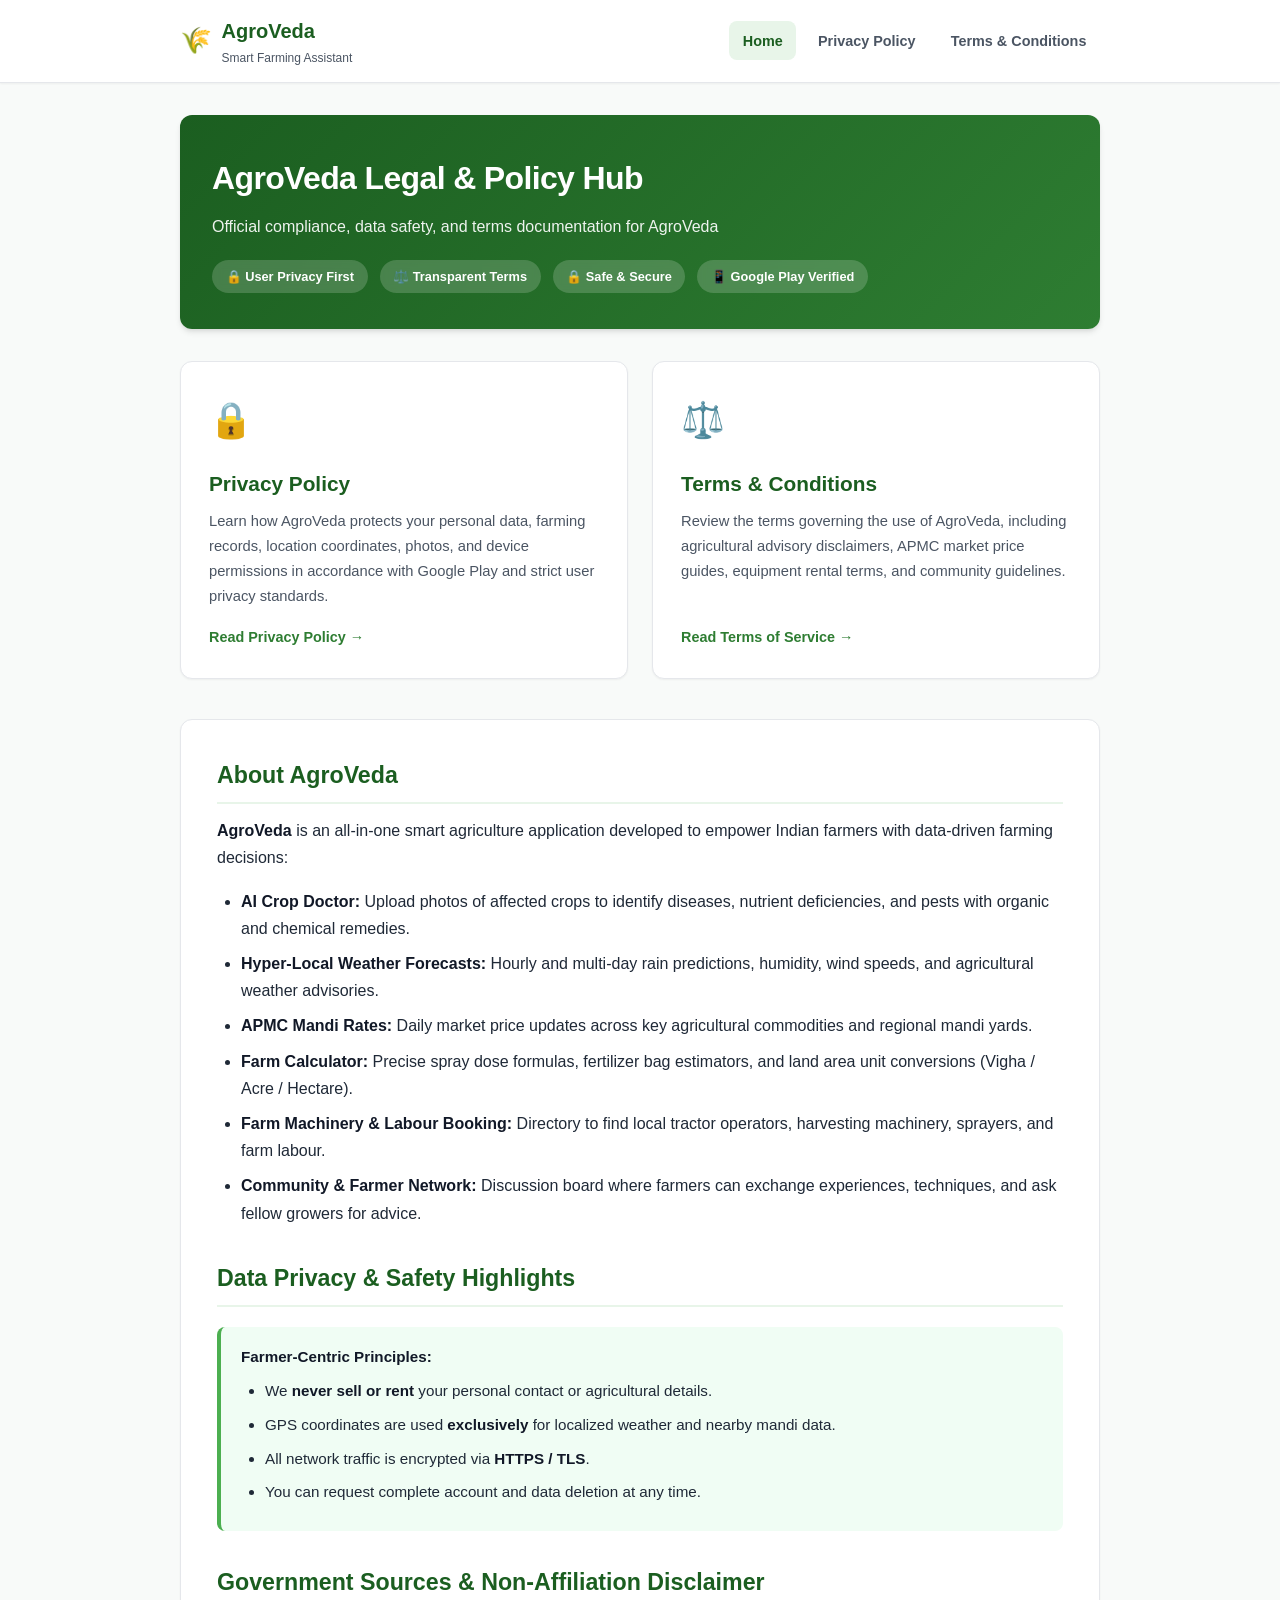
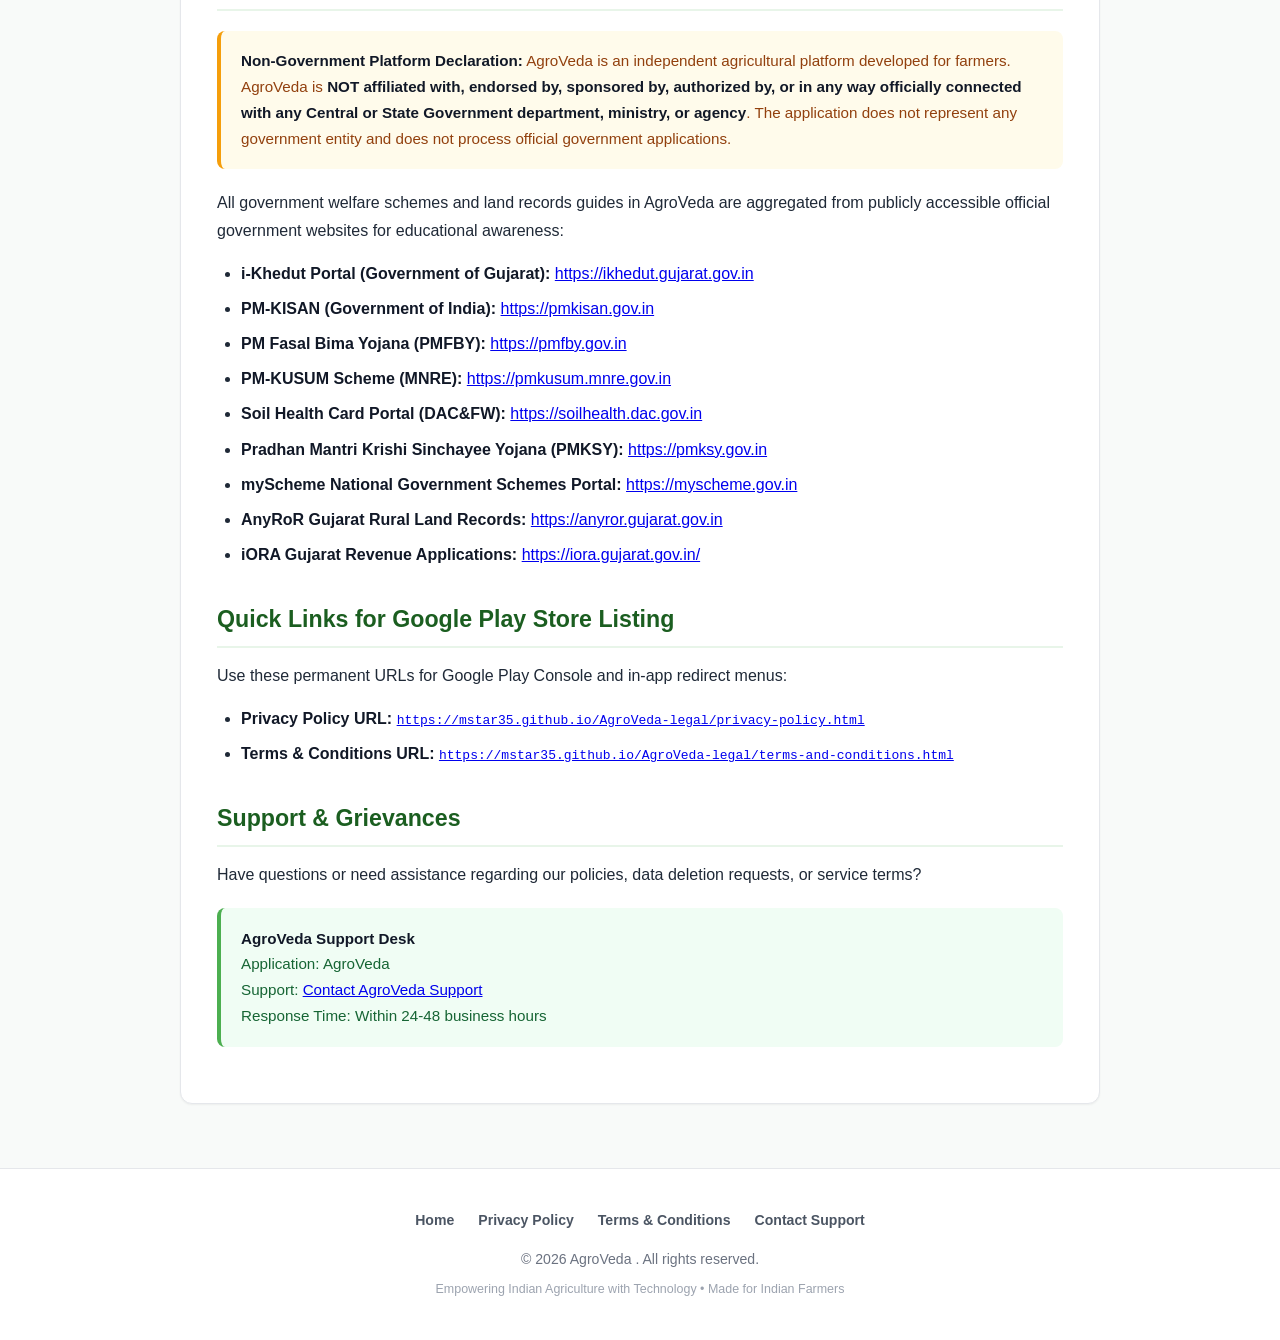
<file: index.html>
<!DOCTYPE html>
<html lang="en">
<head>
  <meta charset="UTF-8">
  <meta name="viewport" content="width=device-width, initial-scale=1.0">
  <title>AgroVeda - Legal & Policy Hub</title>
  <meta name="description" content="Official Legal and Policy Portal for AgroVeda (AgroVeda). Access Privacy Policy, Terms & Conditions, and User Data Rights.">
  <link rel="stylesheet" href="style.css">
  <link rel="icon" href="data:image/svg+xml,<svg xmlns=%22http://www.w3.org/2000/svg%22 viewBox=%220 0 100 100%22><text y=%22.9em%22 font-size=%2290%22>🌾</text></svg>">
</head>
<body>

  <!-- Site Header -->
  <header class="site-header">
    <div class="nav-container">
      <a href="index.html" class="brand">
        <span class="brand-icon">🌾</span>
        <div>
          <span>AgroVeda</span>
          <span class="brand-sub">Smart Farming Assistant</span>
        </div>
      </a>
      <nav class="nav-links">
        <a href="index.html" class="nav-link active">Home</a>
        <a href="privacy-policy.html" class="nav-link">Privacy Policy</a>
        <a href="terms-and-conditions.html" class="nav-link">Terms & Conditions</a>
      </nav>
    </div>
  </header>

  <!-- Main Content -->
  <main class="content-wrapper">

    <!-- Hero Card -->
    <section class="hero-card">
      <h1>AgroVeda Legal & Policy Hub</h1>
      <p class="hero-subtitle">Official compliance, data safety, and terms documentation for AgroVeda</p>
      <div class="badge-row">
        <span class="badge">🔒 User Privacy First</span>
        <span class="badge">⚖️ Transparent Terms</span>
        <span class="badge">🔒 Safe & Secure</span>
        <span class="badge">📱 Google Play Verified</span>
      </div>
    </section>

    <!-- Action Grid -->
    <section class="action-grid">
      
      <!-- Privacy Policy Card -->
      <a href="privacy-policy.html" class="action-card">
        <div class="action-icon">🔒</div>
        <h3>Privacy Policy</h3>
        <p>Learn how AgroVeda protects your personal data, farming records, location coordinates, photos, and device permissions in accordance with Google Play and strict user privacy standards.</p>
        <span class="action-link-text">Read Privacy Policy &rarr;</span>
      </a>

      <!-- Terms & Conditions Card -->
      <a href="terms-and-conditions.html" class="action-card">
        <div class="action-icon">⚖️</div>
        <h3>Terms & Conditions</h3>
        <p>Review the terms governing the use of AgroVeda, including agricultural advisory disclaimers, APMC market price guides, equipment rental terms, and community guidelines.</p>
        <span class="action-link-text">Read Terms of Service &rarr;</span>
      </a>

    </section>

    <!-- Overview Card -->
    <article class="policy-card">
      <h2>About AgroVeda </h2>
      <p>
        <strong>AgroVeda</strong> is an all-in-one smart agriculture application developed to empower Indian farmers with data-driven farming decisions:
      </p>
      <ul>
        <li><strong>AI Crop Doctor:</strong> Upload photos of affected crops to identify diseases, nutrient deficiencies, and pests with organic and chemical remedies.</li>
        <li><strong>Hyper-Local Weather Forecasts:</strong> Hourly and multi-day rain predictions, humidity, wind speeds, and agricultural weather advisories.</li>
        <li><strong>APMC Mandi Rates:</strong> Daily market price updates across key agricultural commodities and regional mandi yards.</li>
        <li><strong>Farm Calculator:</strong> Precise spray dose formulas, fertilizer bag estimators, and land area unit conversions (Vigha / Acre / Hectare).</li>
        <li><strong>Farm Machinery & Labour Booking:</strong> Directory to find local tractor operators, harvesting machinery, sprayers, and farm labour.</li>
        <li><strong>Community & Farmer Network:</strong> Discussion board where farmers can exchange experiences, techniques, and ask fellow growers for advice.</li>
      </ul>

      <h2>Data Privacy & Safety Highlights</h2>
      <div class="callout callout-info">
        <strong>Farmer-Centric Principles:</strong>
        <ul style="margin-top: 0.5rem; margin-bottom: 0;">
          <li>We <strong>never sell or rent</strong> your personal contact or agricultural details.</li>
          <li>GPS coordinates are used <strong>exclusively</strong> for localized weather and nearby mandi data.</li>
          <li>All network traffic is encrypted via <strong>HTTPS / TLS</strong>.</li>
          <li>You can request complete account and data deletion at any time.</li>
        </ul>
      </div>

      <h2>Government Sources & Non-Affiliation Disclaimer</h2>
      <div class="callout callout-warning">
        <strong>Non-Government Platform Declaration:</strong> AgroVeda is an independent agricultural platform developed for farmers. AgroVeda is <strong>NOT affiliated with, endorsed by, sponsored by, authorized by, or in any way officially connected with any Central or State Government department, ministry, or agency</strong>. The application does not represent any government entity and does not process official government applications.
      </div>
      <p>All government welfare schemes and land records guides in AgroVeda are aggregated from publicly accessible official government websites for educational awareness:</p>
      <ul>
        <li><strong>i-Khedut Portal (Government of Gujarat):</strong> <a href="https://ikhedut.gujarat.gov.in" target="_blank" rel="noopener">https://ikhedut.gujarat.gov.in</a></li>
        <li><strong>PM-KISAN (Government of India):</strong> <a href="https://pmkisan.gov.in" target="_blank" rel="noopener">https://pmkisan.gov.in</a></li>
        <li><strong>PM Fasal Bima Yojana (PMFBY):</strong> <a href="https://pmfby.gov.in" target="_blank" rel="noopener">https://pmfby.gov.in</a></li>
        <li><strong>PM-KUSUM Scheme (MNRE):</strong> <a href="https://pmkusum.mnre.gov.in" target="_blank" rel="noopener">https://pmkusum.mnre.gov.in</a></li>
        <li><strong>Soil Health Card Portal (DAC&FW):</strong> <a href="https://soilhealth.dac.gov.in" target="_blank" rel="noopener">https://soilhealth.dac.gov.in</a></li>
        <li><strong>Pradhan Mantri Krishi Sinchayee Yojana (PMKSY):</strong> <a href="https://pmksy.gov.in" target="_blank" rel="noopener">https://pmksy.gov.in</a></li>
        <li><strong>myScheme National Government Schemes Portal:</strong> <a href="https://myscheme.gov.in" target="_blank" rel="noopener">https://myscheme.gov.in</a></li>
        <li><strong>AnyRoR Gujarat Rural Land Records:</strong> <a href="https://anyror.gujarat.gov.in/LandRecordRural.aspx" target="_blank" rel="noopener">https://anyror.gujarat.gov.in</a></li>
        <li><strong>iORA Gujarat Revenue Applications:</strong> <a href="https://iora.gujarat.gov.in/" target="_blank" rel="noopener">https://iora.gujarat.gov.in/</a></li>
      </ul>

      <h2>Quick Links for Google Play Store Listing</h2>
      <p>Use these permanent URLs for Google Play Console and in-app redirect menus:</p>
      <ul>
        <li><strong>Privacy Policy URL:</strong> <a href="privacy-policy.html"><code>https://mstar35.github.io/AgroVeda-legal/privacy-policy.html</code></a></li>
        <li><strong>Terms & Conditions URL:</strong> <a href="terms-and-conditions.html"><code>https://mstar35.github.io/AgroVeda-legal/terms-and-conditions.html</code></a></li>
      </ul>

      <h2>Support & Grievances</h2>
      <p>
        Have questions or need assistance regarding our policies, data deletion requests, or service terms?
      </p>
      <div class="callout callout-info">
        <strong>AgroVeda Support Desk</strong><br>
        Application: AgroVeda<br>
        Support: <a href="mailto:lbyello35@gmail.com">Contact AgroVeda Support</a><br>
        Response Time: Within 24-48 business hours
      </div>

    </article>

  </main>

  <!-- Site Footer -->
  <footer class="site-footer">
    <div class="footer-nav">
      <a href="index.html">Home</a>
      <a href="privacy-policy.html">Privacy Policy</a>
      <a href="terms-and-conditions.html">Terms & Conditions</a>
      <a href="mailto:lbyello35@gmail.com">Contact Support</a>
    </div>
    <p>&copy; 2026 AgroVeda . All rights reserved.</p>
    <p style="font-size: 0.78rem; margin-top: 0.4rem; color: #9ca3af;">Empowering Indian Agriculture with Technology &bull; Made for Indian Farmers</p>
  </footer>

  <!-- Back to Top Button -->
  <button id="back-to-top" aria-label="Back to top" onclick="window.scrollTo({top: 0, behavior: 'smooth'});">↑</button>

  <script>
    const btn = document.getElementById('back-to-top');
    window.addEventListener('scroll', () => {
      if (window.scrollY > 300) {
        btn.style.display = 'flex';
      } else {
        btn.style.display = 'none';
      }
    });
  </script>

</body>
</html>
</file>
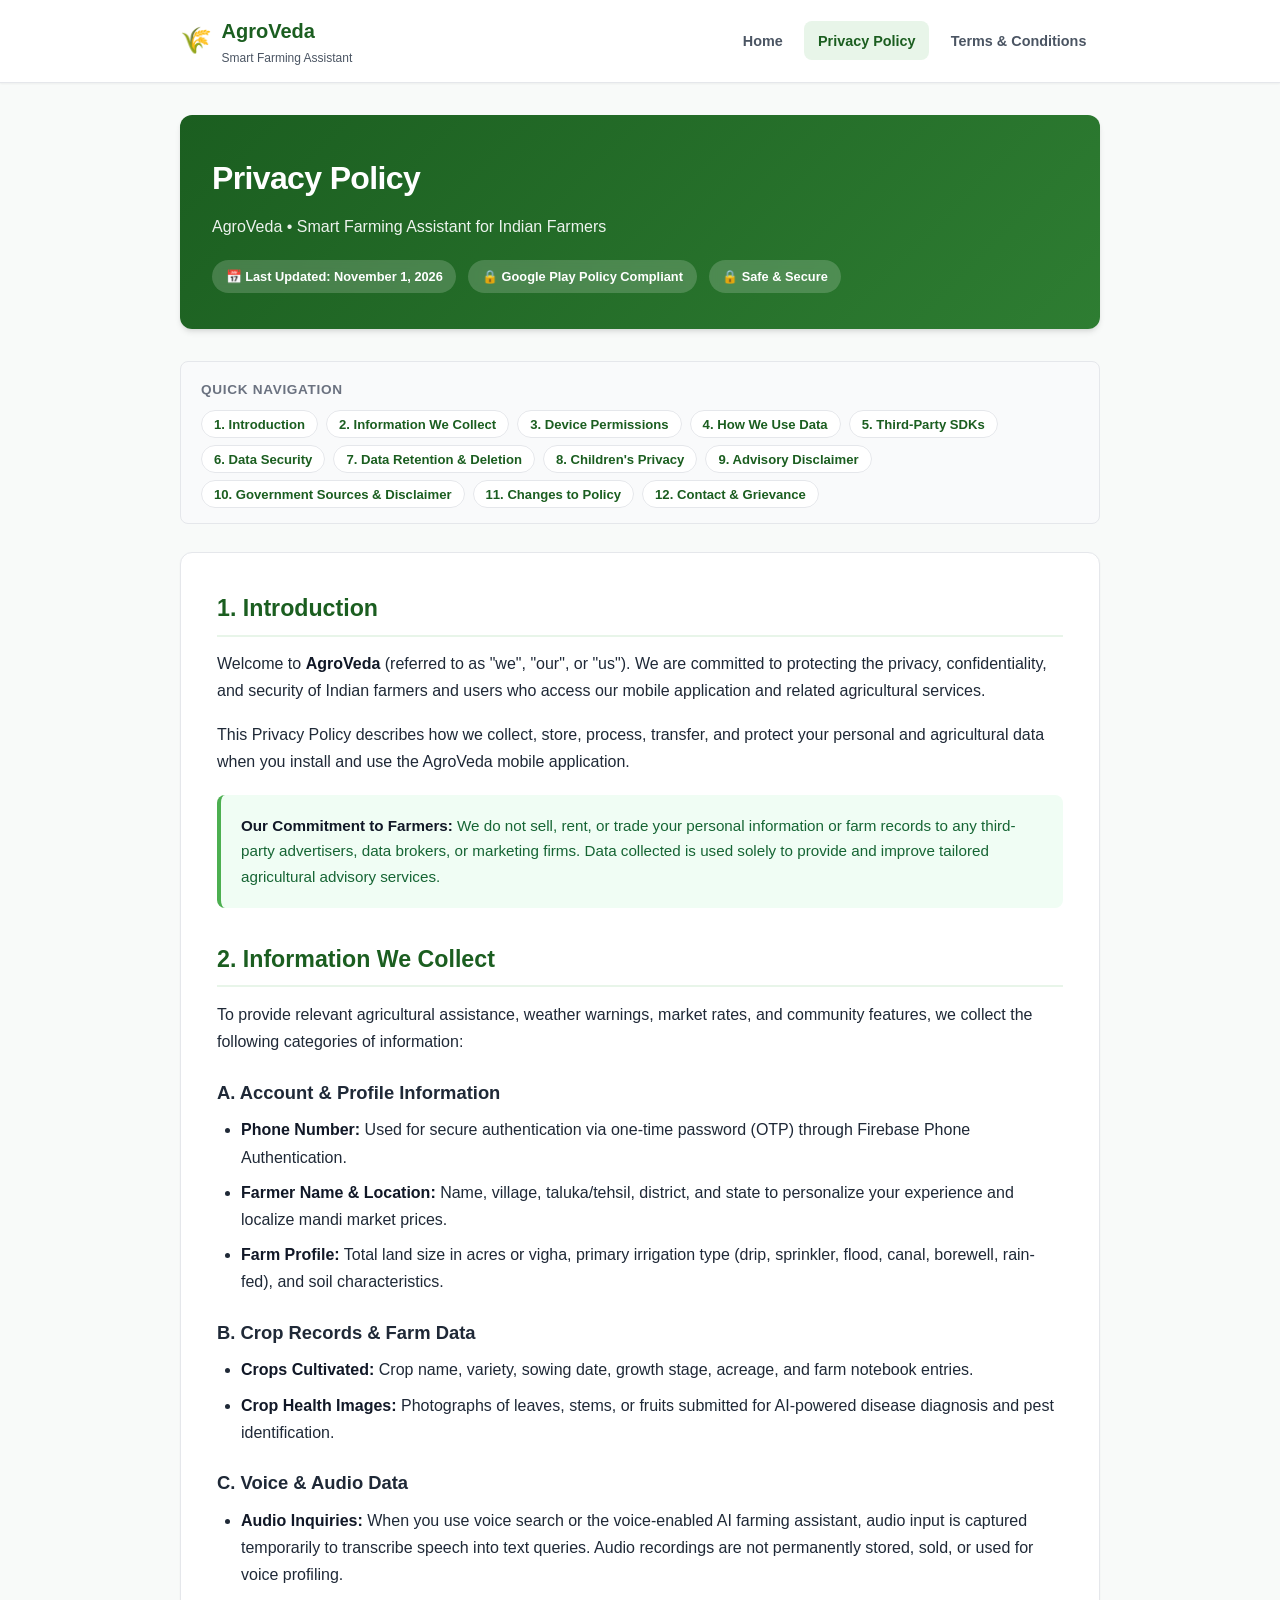
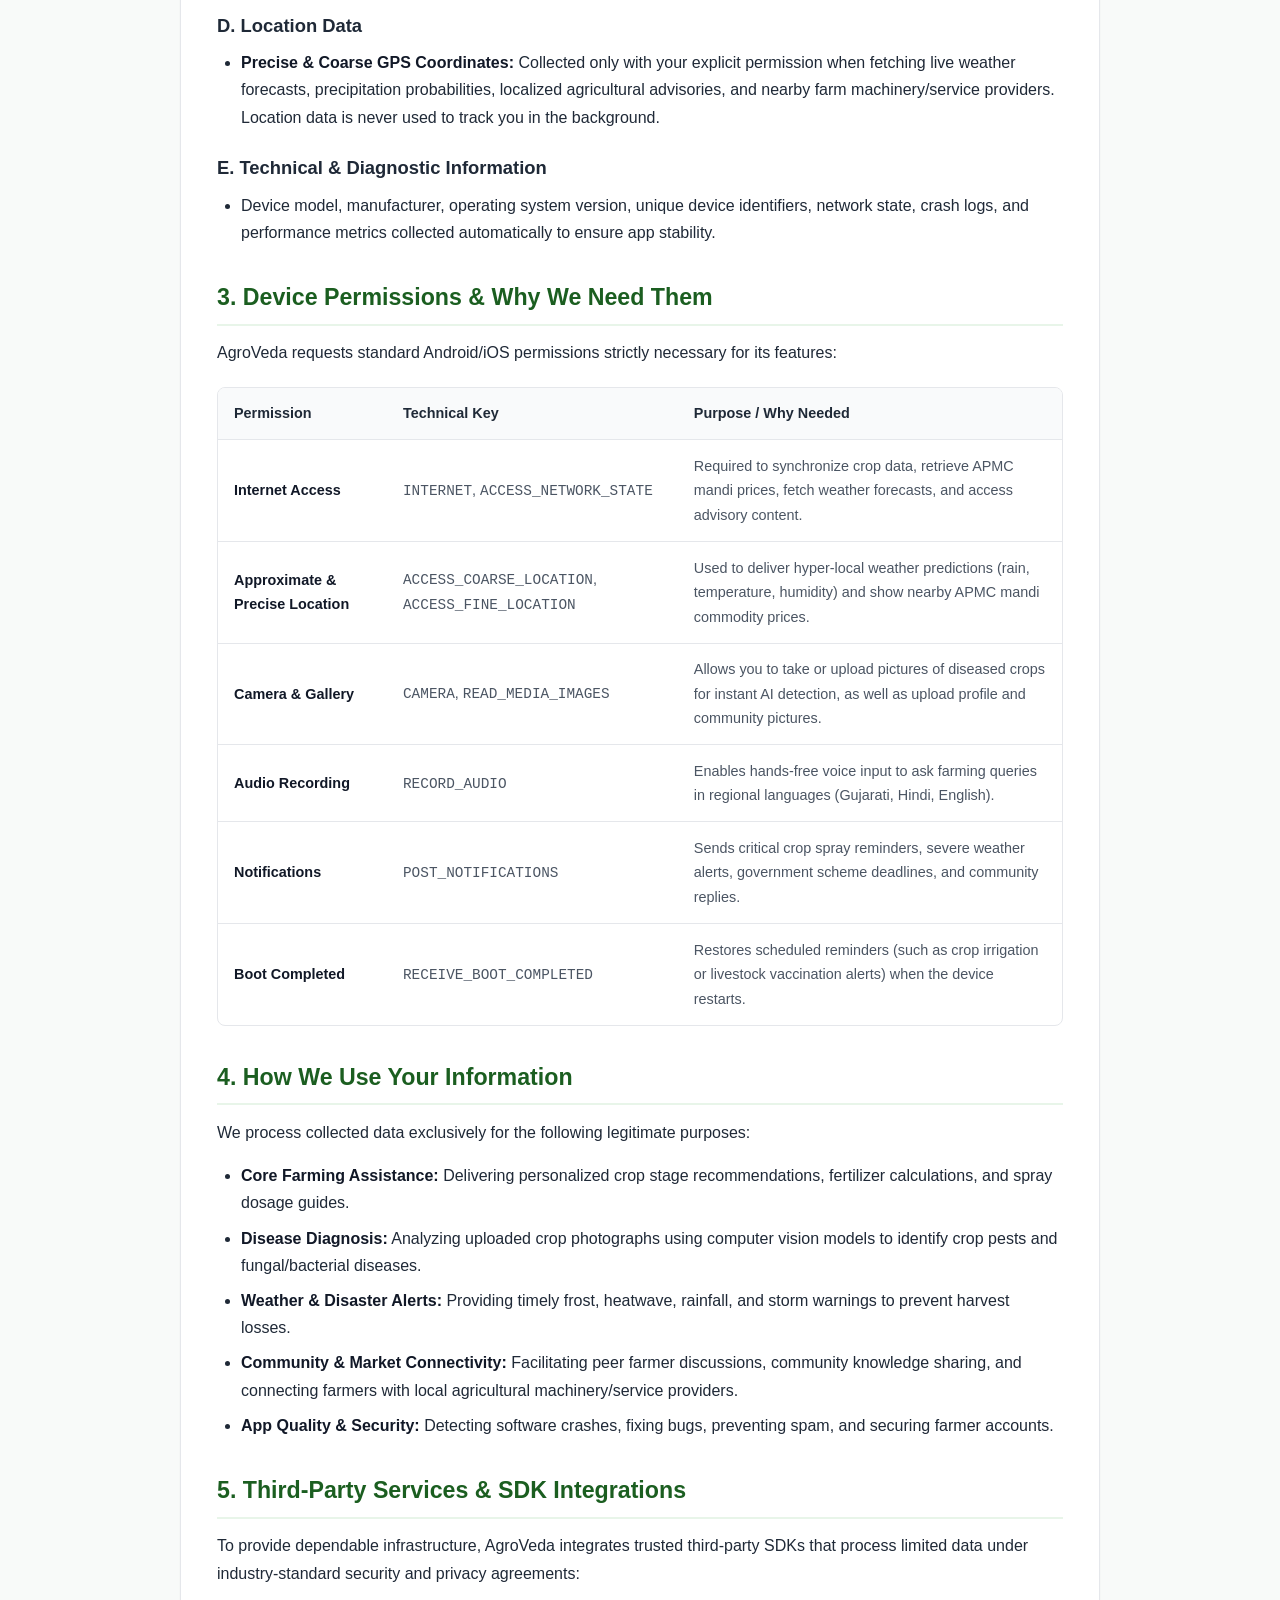
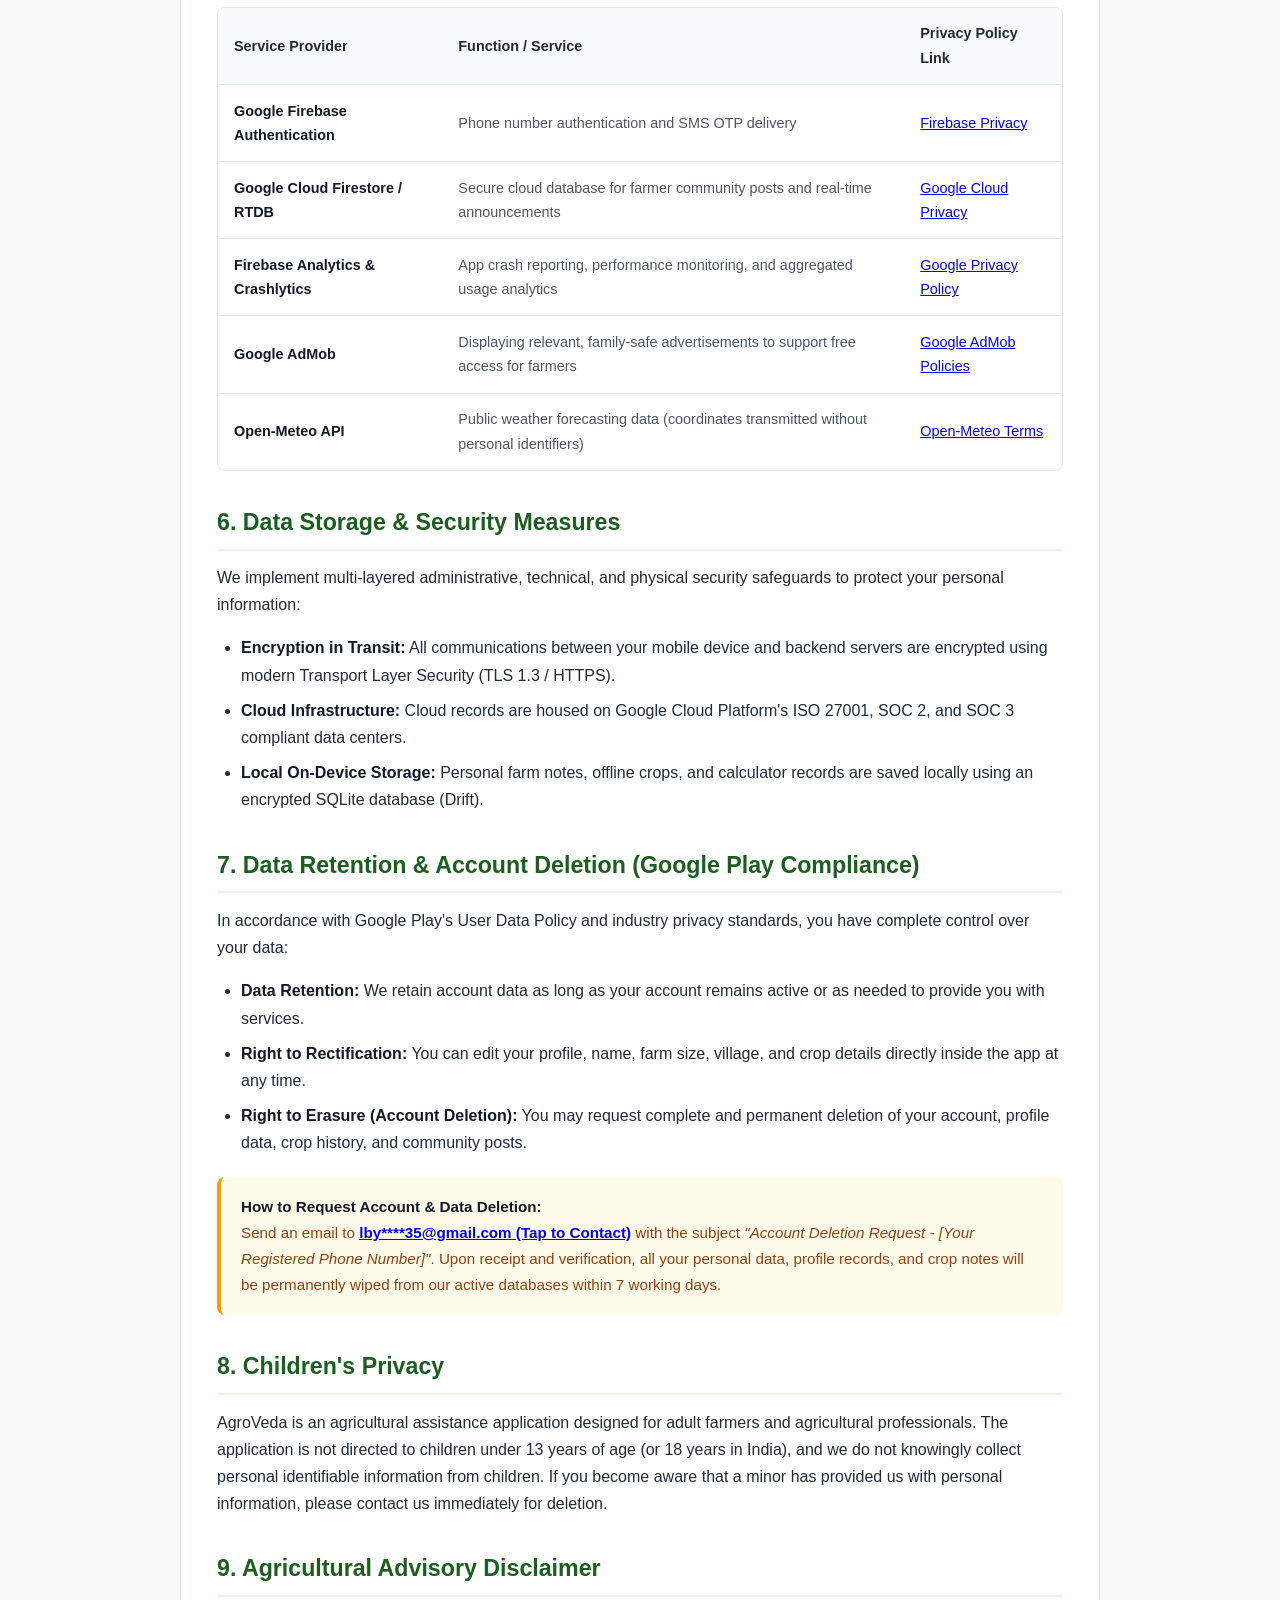
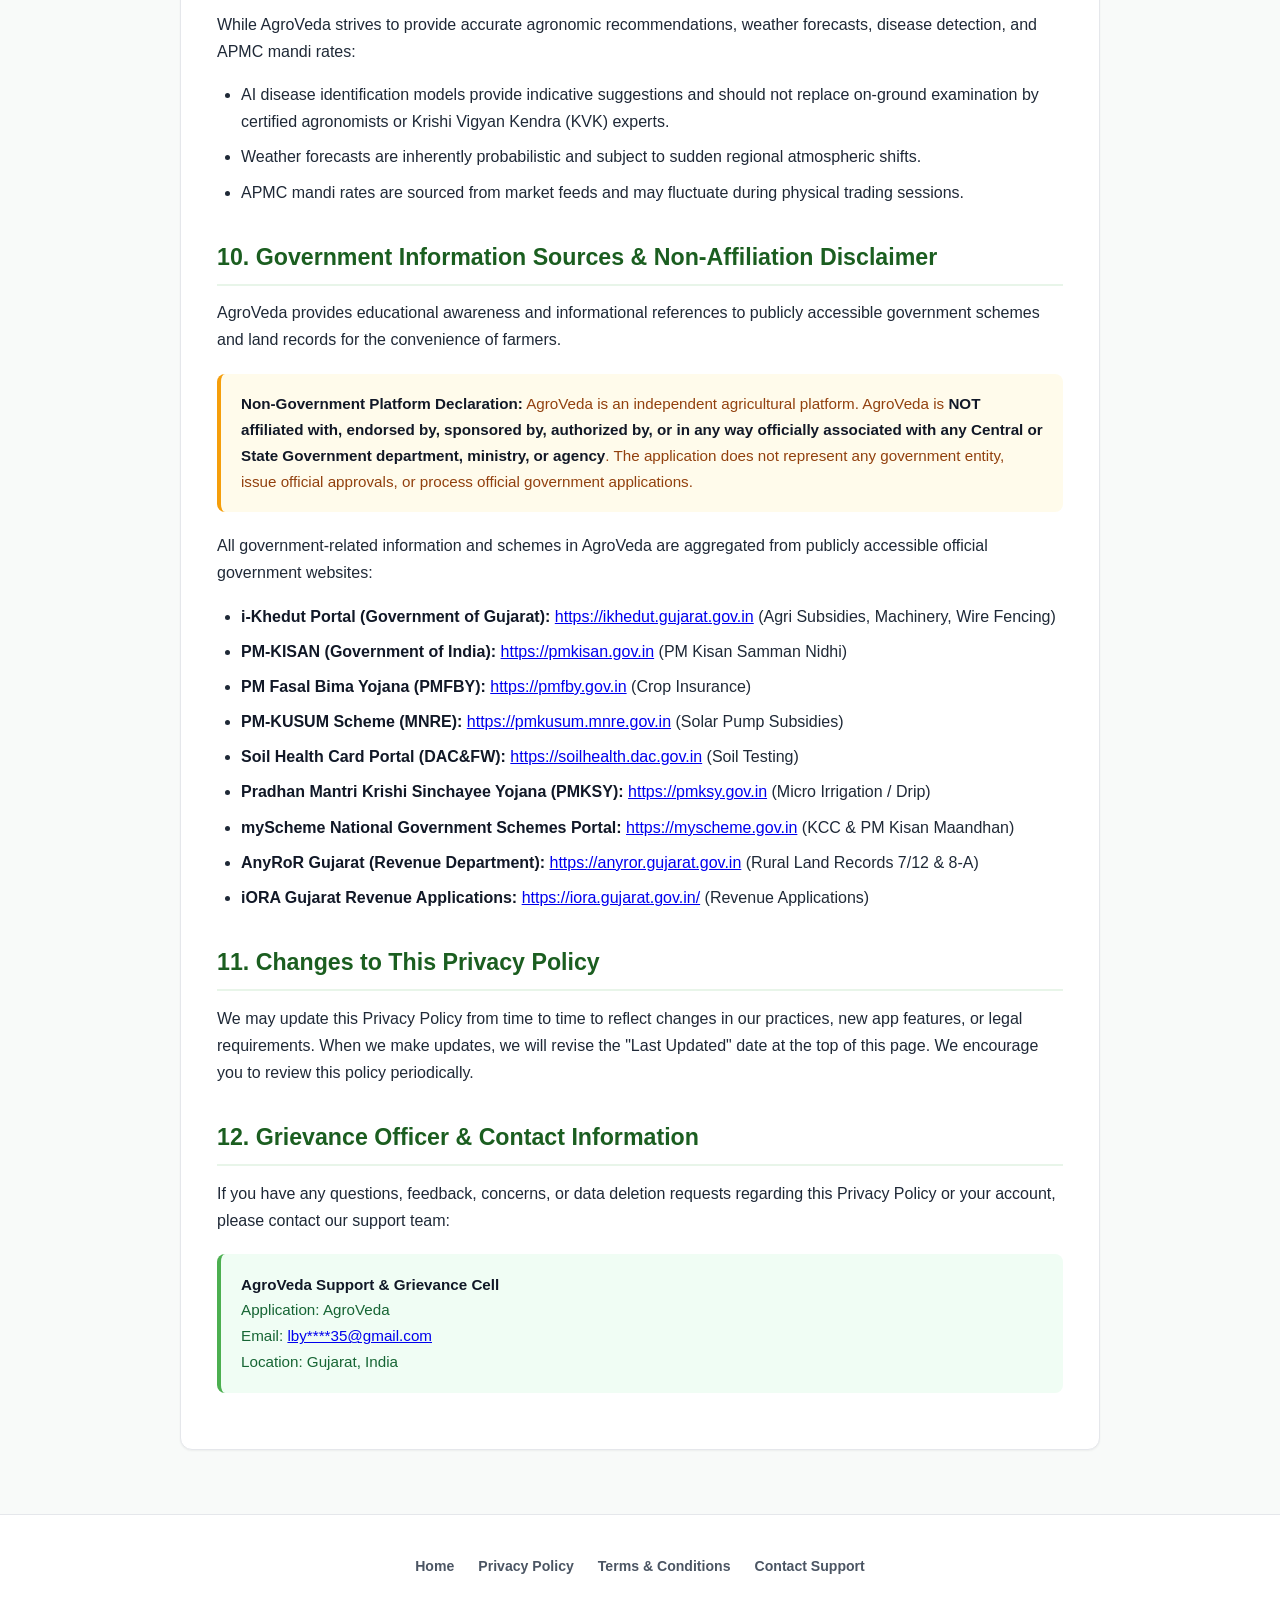
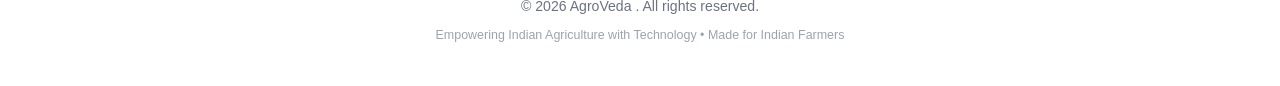
<file: privacy-policy.html>
<!DOCTYPE html>
<html lang="en">
<head>
  <meta charset="UTF-8">
  <meta name="viewport" content="width=device-width, initial-scale=1.0">
  <title>Privacy Policy - AgroVeda</title>
  <meta name="description" content="Privacy Policy for AgroVeda (AgroVeda) - Indian Smart Farming Assistant application. Details on data collection, usage, third-party SDKs, and user rights.">
  <link rel="stylesheet" href="style.css">
  <link rel="icon" href="data:image/svg+xml,<svg xmlns=%22http://www.w3.org/2000/svg%22 viewBox=%220 0 100 100%22><text y=%22.9em%22 font-size=%2290%22>🌾</text></svg>">
</head>
<body>

  <!-- Site Header -->
  <header class="site-header">
    <div class="nav-container">
      <a href="index.html" class="brand">
        <span class="brand-icon">🌾</span>
        <div>
          <span>AgroVeda</span>
          <span class="brand-sub">Smart Farming Assistant</span>
        </div>
      </a>
      <nav class="nav-links">
        <a href="index.html" class="nav-link">Home</a>
        <a href="privacy-policy.html" class="nav-link active">Privacy Policy</a>
        <a href="terms-and-conditions.html" class="nav-link">Terms & Conditions</a>
      </nav>
    </div>
  </header>

  <!-- Content -->
  <main class="content-wrapper">

    <!-- Hero Card -->
    <section class="hero-card">
      <h1>Privacy Policy</h1>
      <p class="hero-subtitle">AgroVeda &bull; Smart Farming Assistant for Indian Farmers</p>
      <div class="badge-row">
        <span class="badge">📅 Last Updated: November 1, 2026</span>
        <span class="badge">🔒 Google Play Policy Compliant</span>
        <span class="badge">🔒 Safe & Secure</span>
      </div>
    </section>

    <!-- Table of Contents / Quick Jump -->
    <div class="quick-jump">
      <div class="quick-jump-title">Quick Navigation</div>
      <ul class="quick-jump-list">
        <li><a href="#introduction">1. Introduction</a></li>
        <li><a href="#information-collected">2. Information We Collect</a></li>
        <li><a href="#permissions">3. Device Permissions</a></li>
        <li><a href="#how-we-use">4. How We Use Data</a></li>
        <li><a href="#third-parties">5. Third-Party SDKs</a></li>
        <li><a href="#data-security">6. Data Security</a></li>
        <li><a href="#data-retention-deletion">7. Data Retention & Deletion</a></li>
        <li><a href="#children">8. Children's Privacy</a></li>
        <li><a href="#legal-disclaimer">9. Advisory Disclaimer</a></li>
        <li><a href="#gov-disclaimer">10. Government Sources & Disclaimer</a></li>
        <li><a href="#changes">11. Changes to Policy</a></li>
        <li><a href="#contact">12. Contact & Grievance</a></li>
      </ul>
    </div>

    <!-- Policy Content -->
    <article class="policy-card">

      <h2 id="introduction">1. Introduction</h2>
      <p>
        Welcome to <strong>AgroVeda</strong> (referred to as "we", "our", or "us"). We are committed to protecting the privacy, confidentiality, and security of Indian farmers and users who access our mobile application and related agricultural services.
      </p>
      <p>
        This Privacy Policy describes how we collect, store, process, transfer, and protect your personal and agricultural data when you install and use the AgroVeda mobile application.
      </p>
      <div class="callout callout-info">
        <strong>Our Commitment to Farmers:</strong> We do not sell, rent, or trade your personal information or farm records to any third-party advertisers, data brokers, or marketing firms. Data collected is used solely to provide and improve tailored agricultural advisory services.
      </div>

      <h2 id="information-collected">2. Information We Collect</h2>
      <p>To provide relevant agricultural assistance, weather warnings, market rates, and community features, we collect the following categories of information:</p>

      <h3>A. Account & Profile Information</h3>
      <ul>
        <li><strong>Phone Number:</strong> Used for secure authentication via one-time password (OTP) through Firebase Phone Authentication.</li>
        <li><strong>Farmer Name & Location:</strong> Name, village, taluka/tehsil, district, and state to personalize your experience and localize mandi market prices.</li>
        <li><strong>Farm Profile:</strong> Total land size in acres or vigha, primary irrigation type (drip, sprinkler, flood, canal, borewell, rain-fed), and soil characteristics.</li>
      </ul>

      <h3>B. Crop Records & Farm Data</h3>
      <ul>
        <li><strong>Crops Cultivated:</strong> Crop name, variety, sowing date, growth stage, acreage, and farm notebook entries.</li>
        <li><strong>Crop Health Images:</strong> Photographs of leaves, stems, or fruits submitted for AI-powered disease diagnosis and pest identification.</li>
      </ul>

      <h3>C. Voice & Audio Data</h3>
      <ul>
        <li><strong>Audio Inquiries:</strong> When you use voice search or the voice-enabled AI farming assistant, audio input is captured temporarily to transcribe speech into text queries. Audio recordings are not permanently stored, sold, or used for voice profiling.</li>
      </ul>

      <h3>D. Location Data</h3>
      <ul>
        <li><strong>Precise & Coarse GPS Coordinates:</strong> Collected only with your explicit permission when fetching live weather forecasts, precipitation probabilities, localized agricultural advisories, and nearby farm machinery/service providers. Location data is never used to track you in the background.</li>
      </ul>

      <h3>E. Technical & Diagnostic Information</h3>
      <ul>
        <li>Device model, manufacturer, operating system version, unique device identifiers, network state, crash logs, and performance metrics collected automatically to ensure app stability.</li>
      </ul>

      <h2 id="permissions">3. Device Permissions & Why We Need Them</h2>
      <p>AgroVeda requests standard Android/iOS permissions strictly necessary for its features:</p>

      <div class="table-responsive">
        <table>
          <thead>
            <tr>
              <th>Permission</th>
              <th>Technical Key</th>
              <th>Purpose / Why Needed</th>
            </tr>
          </thead>
          <tbody>
            <tr>
              <td><strong>Internet Access</strong></td>
              <td><code>INTERNET</code>, <code>ACCESS_NETWORK_STATE</code></td>
              <td>Required to synchronize crop data, retrieve APMC mandi prices, fetch weather forecasts, and access advisory content.</td>
            </tr>
            <tr>
              <td><strong>Approximate & Precise Location</strong></td>
              <td><code>ACCESS_COARSE_LOCATION</code>, <code>ACCESS_FINE_LOCATION</code></td>
              <td>Used to deliver hyper-local weather predictions (rain, temperature, humidity) and show nearby APMC mandi commodity prices.</td>
            </tr>
            <tr>
              <td><strong>Camera & Gallery</strong></td>
              <td><code>CAMERA</code>, <code>READ_MEDIA_IMAGES</code></td>
              <td>Allows you to take or upload pictures of diseased crops for instant AI detection, as well as upload profile and community pictures.</td>
            </tr>
            <tr>
              <td><strong>Audio Recording</strong></td>
              <td><code>RECORD_AUDIO</code></td>
              <td>Enables hands-free voice input to ask farming queries in regional languages (Gujarati, Hindi, English).</td>
            </tr>
            <tr>
              <td><strong>Notifications</strong></td>
              <td><code>POST_NOTIFICATIONS</code></td>
              <td>Sends critical crop spray reminders, severe weather alerts, government scheme deadlines, and community replies.</td>
            </tr>
            <tr>
              <td><strong>Boot Completed</strong></td>
              <td><code>RECEIVE_BOOT_COMPLETED</code></td>
              <td>Restores scheduled reminders (such as crop irrigation or livestock vaccination alerts) when the device restarts.</td>
            </tr>
          </tbody>
        </table>
      </div>

      <h2 id="how-we-use">4. How We Use Your Information</h2>
      <p>We process collected data exclusively for the following legitimate purposes:</p>
      <ul>
        <li><strong>Core Farming Assistance:</strong> Delivering personalized crop stage recommendations, fertilizer calculations, and spray dosage guides.</li>
        <li><strong>Disease Diagnosis:</strong> Analyzing uploaded crop photographs using computer vision models to identify crop pests and fungal/bacterial diseases.</li>
        <li><strong>Weather & Disaster Alerts:</strong> Providing timely frost, heatwave, rainfall, and storm warnings to prevent harvest losses.</li>
        <li><strong>Community & Market Connectivity:</strong> Facilitating peer farmer discussions, community knowledge sharing, and connecting farmers with local agricultural machinery/service providers.</li>
        <li><strong>App Quality & Security:</strong> Detecting software crashes, fixing bugs, preventing spam, and securing farmer accounts.</li>
      </ul>

      <h2 id="third-parties">5. Third-Party Services & SDK Integrations</h2>
      <p>
        To provide dependable infrastructure, AgroVeda integrates trusted third-party SDKs that process limited data under industry-standard security and privacy agreements:
      </p>

      <div class="table-responsive">
        <table>
          <thead>
            <tr>
              <th>Service Provider</th>
              <th>Function / Service</th>
              <th>Privacy Policy Link</th>
            </tr>
          </thead>
          <tbody>
            <tr>
              <td><strong>Google Firebase Authentication</strong></td>
              <td>Phone number authentication and SMS OTP delivery</td>
              <td><a href="https://firebase.google.com/support/privacy" target="_blank" rel="noopener">Firebase Privacy</a></td>
            </tr>
            <tr>
              <td><strong>Google Cloud Firestore / RTDB</strong></td>
              <td>Secure cloud database for farmer community posts and real-time announcements</td>
              <td><a href="https://cloud.google.com/terms/cloud-privacy-notice" target="_blank" rel="noopener">Google Cloud Privacy</a></td>
            </tr>
            <tr>
              <td><strong>Firebase Analytics & Crashlytics</strong></td>
              <td>App crash reporting, performance monitoring, and aggregated usage analytics</td>
              <td><a href="https://policies.google.com/privacy" target="_blank" rel="noopener">Google Privacy Policy</a></td>
            </tr>
            <tr>
              <td><strong>Google AdMob</strong></td>
              <td>Displaying relevant, family-safe advertisements to support free access for farmers</td>
              <td><a href="https://policies.google.com/technologies/ads" target="_blank" rel="noopener">Google AdMob Policies</a></td>
            </tr>
            <tr>
              <td><strong>Open-Meteo API</strong></td>
              <td>Public weather forecasting data (coordinates transmitted without personal identifiers)</td>
              <td><a href="https://open-meteo.com/en/terms" target="_blank" rel="noopener">Open-Meteo Terms</a></td>
            </tr>
          </tbody>
        </table>
      </div>

      <h2 id="data-security">6. Data Storage & Security Measures</h2>
      <p>We implement multi-layered administrative, technical, and physical security safeguards to protect your personal information:</p>
      <ul>
        <li><strong>Encryption in Transit:</strong> All communications between your mobile device and backend servers are encrypted using modern Transport Layer Security (TLS 1.3 / HTTPS).</li>
        <li><strong>Cloud Infrastructure:</strong> Cloud records are housed on Google Cloud Platform's ISO 27001, SOC 2, and SOC 3 compliant data centers.</li>
        <li><strong>Local On-Device Storage:</strong> Personal farm notes, offline crops, and calculator records are saved locally using an encrypted SQLite database (Drift).</li>
      </ul>

      <h2 id="data-retention-deletion">7. Data Retention & Account Deletion (Google Play Compliance)</h2>
      <p>
        In accordance with Google Play's User Data Policy and industry privacy standards, you have complete control over your data:
      </p>
      <ul>
        <li><strong>Data Retention:</strong> We retain account data as long as your account remains active or as needed to provide you with services.</li>
        <li><strong>Right to Rectification:</strong> You can edit your profile, name, farm size, village, and crop details directly inside the app at any time.</li>
        <li><strong>Right to Erasure (Account Deletion):</strong> You may request complete and permanent deletion of your account, profile data, crop history, and community posts.</li>
      </ul>

      <div class="callout callout-warning">
        <strong>How to Request Account & Data Deletion:</strong><br>
        Send an email to <strong><a href="mailto:lbyello35@gmail.com">lby****35@gmail.com (Tap to Contact)</a></strong> with the subject <em>"Account Deletion Request - [Your Registered Phone Number]"</em>. Upon receipt and verification, all your personal data, profile records, and crop notes will be permanently wiped from our active databases within 7 working days.
      </div>

      <h2 id="children">8. Children's Privacy</h2>
      <p>
        AgroVeda is an agricultural assistance application designed for adult farmers and agricultural professionals. The application is not directed to children under 13 years of age (or 18 years in India), and we do not knowingly collect personal identifiable information from children. If you become aware that a minor has provided us with personal information, please contact us immediately for deletion.
      </p>

      <h2 id="legal-disclaimer">9. Agricultural Advisory Disclaimer</h2>
      <p>
        While AgroVeda strives to provide accurate agronomic recommendations, weather forecasts, disease detection, and APMC mandi rates:
      </p>
      <ul>
        <li>AI disease identification models provide indicative suggestions and should not replace on-ground examination by certified agronomists or Krishi Vigyan Kendra (KVK) experts.</li>
        <li>Weather forecasts are inherently probabilistic and subject to sudden regional atmospheric shifts.</li>
        <li>APMC mandi rates are sourced from market feeds and may fluctuate during physical trading sessions.</li>
      </ul>

      <h2 id="gov-disclaimer">10. Government Information Sources & Non-Affiliation Disclaimer</h2>
      <p>
        AgroVeda provides educational awareness and informational references to publicly accessible government schemes and land records for the convenience of farmers.
      </p>
      <div class="callout callout-warning">
        <strong>Non-Government Platform Declaration:</strong> AgroVeda is an independent agricultural platform. AgroVeda is <strong>NOT affiliated with, endorsed by, sponsored by, authorized by, or in any way officially associated with any Central or State Government department, ministry, or agency</strong>. The application does not represent any government entity, issue official approvals, or process official government applications.
      </div>
      <p>All government-related information and schemes in AgroVeda are aggregated from publicly accessible official government websites:</p>
      <ul>
        <li><strong>i-Khedut Portal (Government of Gujarat):</strong> <a href="https://ikhedut.gujarat.gov.in" target="_blank" rel="noopener">https://ikhedut.gujarat.gov.in</a> (Agri Subsidies, Machinery, Wire Fencing)</li>
        <li><strong>PM-KISAN (Government of India):</strong> <a href="https://pmkisan.gov.in" target="_blank" rel="noopener">https://pmkisan.gov.in</a> (PM Kisan Samman Nidhi)</li>
        <li><strong>PM Fasal Bima Yojana (PMFBY):</strong> <a href="https://pmfby.gov.in" target="_blank" rel="noopener">https://pmfby.gov.in</a> (Crop Insurance)</li>
        <li><strong>PM-KUSUM Scheme (MNRE):</strong> <a href="https://pmkusum.mnre.gov.in" target="_blank" rel="noopener">https://pmkusum.mnre.gov.in</a> (Solar Pump Subsidies)</li>
        <li><strong>Soil Health Card Portal (DAC&FW):</strong> <a href="https://soilhealth.dac.gov.in" target="_blank" rel="noopener">https://soilhealth.dac.gov.in</a> (Soil Testing)</li>
        <li><strong>Pradhan Mantri Krishi Sinchayee Yojana (PMKSY):</strong> <a href="https://pmksy.gov.in" target="_blank" rel="noopener">https://pmksy.gov.in</a> (Micro Irrigation / Drip)</li>
        <li><strong>myScheme National Government Schemes Portal:</strong> <a href="https://myscheme.gov.in" target="_blank" rel="noopener">https://myscheme.gov.in</a> (KCC & PM Kisan Maandhan)</li>
        <li><strong>AnyRoR Gujarat (Revenue Department):</strong> <a href="https://anyror.gujarat.gov.in/LandRecordRural.aspx" target="_blank" rel="noopener">https://anyror.gujarat.gov.in</a> (Rural Land Records 7/12 & 8-A)</li>
        <li><strong>iORA Gujarat Revenue Applications:</strong> <a href="https://iora.gujarat.gov.in/" target="_blank" rel="noopener">https://iora.gujarat.gov.in/</a> (Revenue Applications)</li>
      </ul>

      <h2 id="changes">11. Changes to This Privacy Policy</h2>
      <p>
        We may update this Privacy Policy from time to time to reflect changes in our practices, new app features, or legal requirements. When we make updates, we will revise the "Last Updated" date at the top of this page. We encourage you to review this policy periodically.
      </p>

      <h2 id="contact">12. Grievance Officer & Contact Information</h2>
      <p>
        If you have any questions, feedback, concerns, or data deletion requests regarding this Privacy Policy or your account, please contact our support team:
      </p>
      <div class="callout callout-info">
        <strong>AgroVeda Support & Grievance Cell</strong><br>
        Application: AgroVeda<br>
        Email: <a href="mailto:lbyello35@gmail.com">lby****35@gmail.com</a><br>
        Location: Gujarat, India
      </div>

    </article>

  </main>

  <!-- Site Footer -->
  <footer class="site-footer">
    <div class="footer-nav">
      <a href="index.html">Home</a>
      <a href="privacy-policy.html">Privacy Policy</a>
      <a href="terms-and-conditions.html">Terms & Conditions</a>
      <a href="mailto:lbyello35@gmail.com">Contact Support</a>
    </div>
    <p>&copy; 2026 AgroVeda . All rights reserved.</p>
    <p style="font-size: 0.78rem; margin-top: 0.4rem; color: #9ca3af;">Empowering Indian Agriculture with Technology &bull; Made for Indian Farmers</p>
  </footer>

  <!-- Back to Top Button -->
  <button id="back-to-top" aria-label="Back to top" onclick="window.scrollTo({top: 0, behavior: 'smooth'});">↑</button>

  <script>
    const btn = document.getElementById('back-to-top');
    window.addEventListener('scroll', () => {
      if (window.scrollY > 300) {
        btn.style.display = 'flex';
      } else {
        btn.style.display = 'none';
      }
    });
  </script>

</body>
</html>
</file>
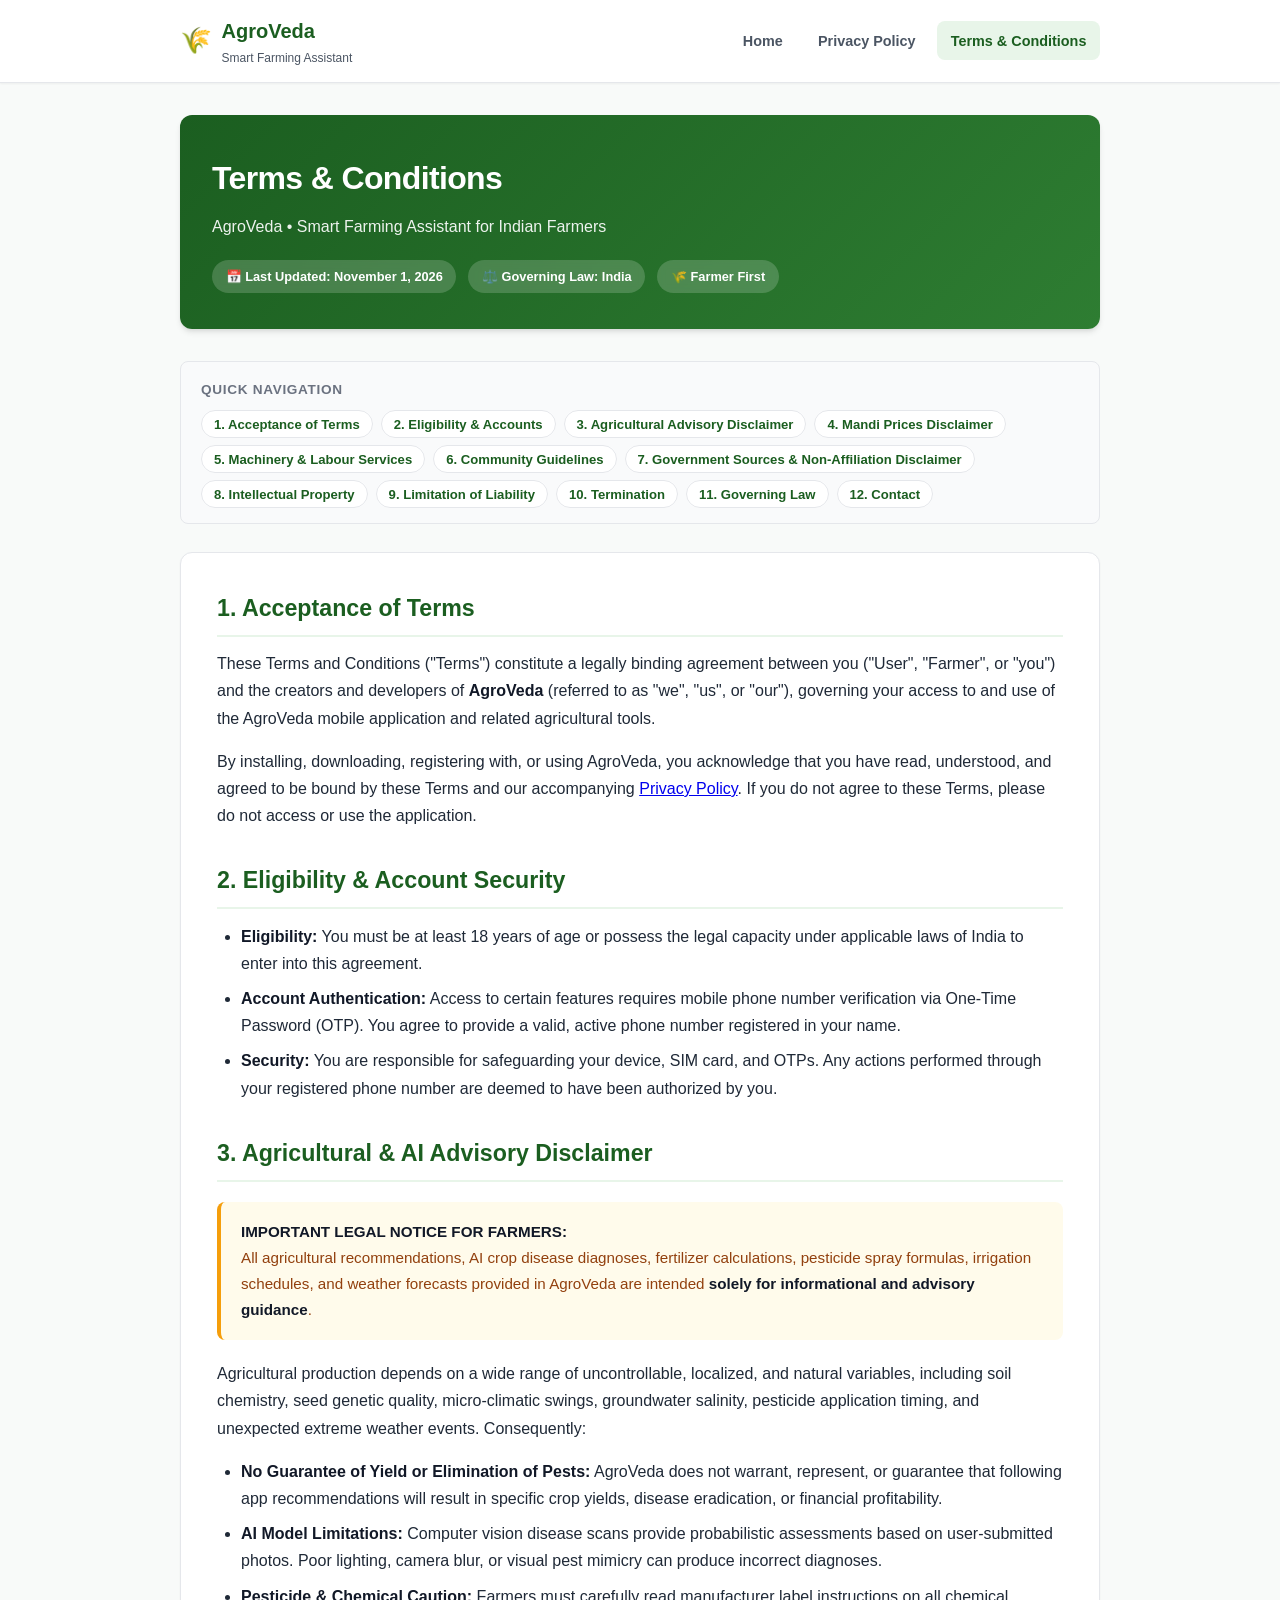
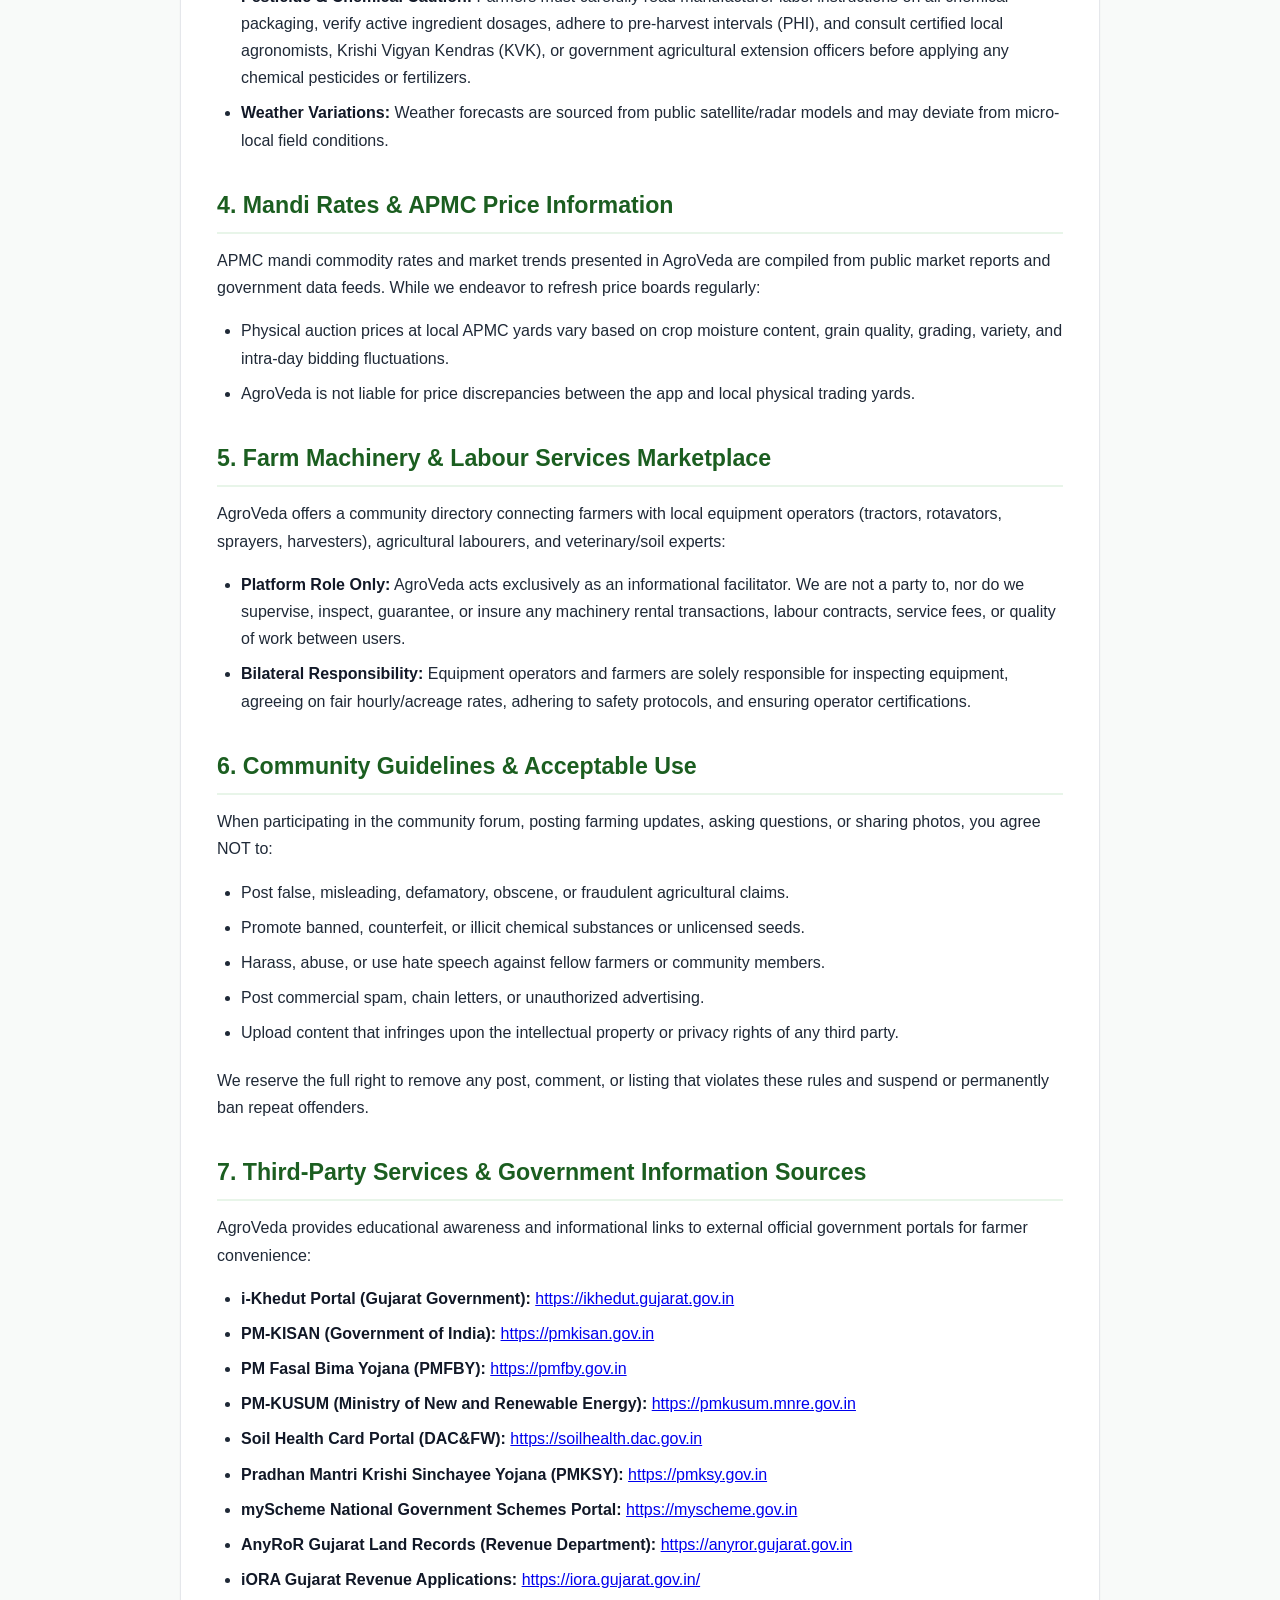
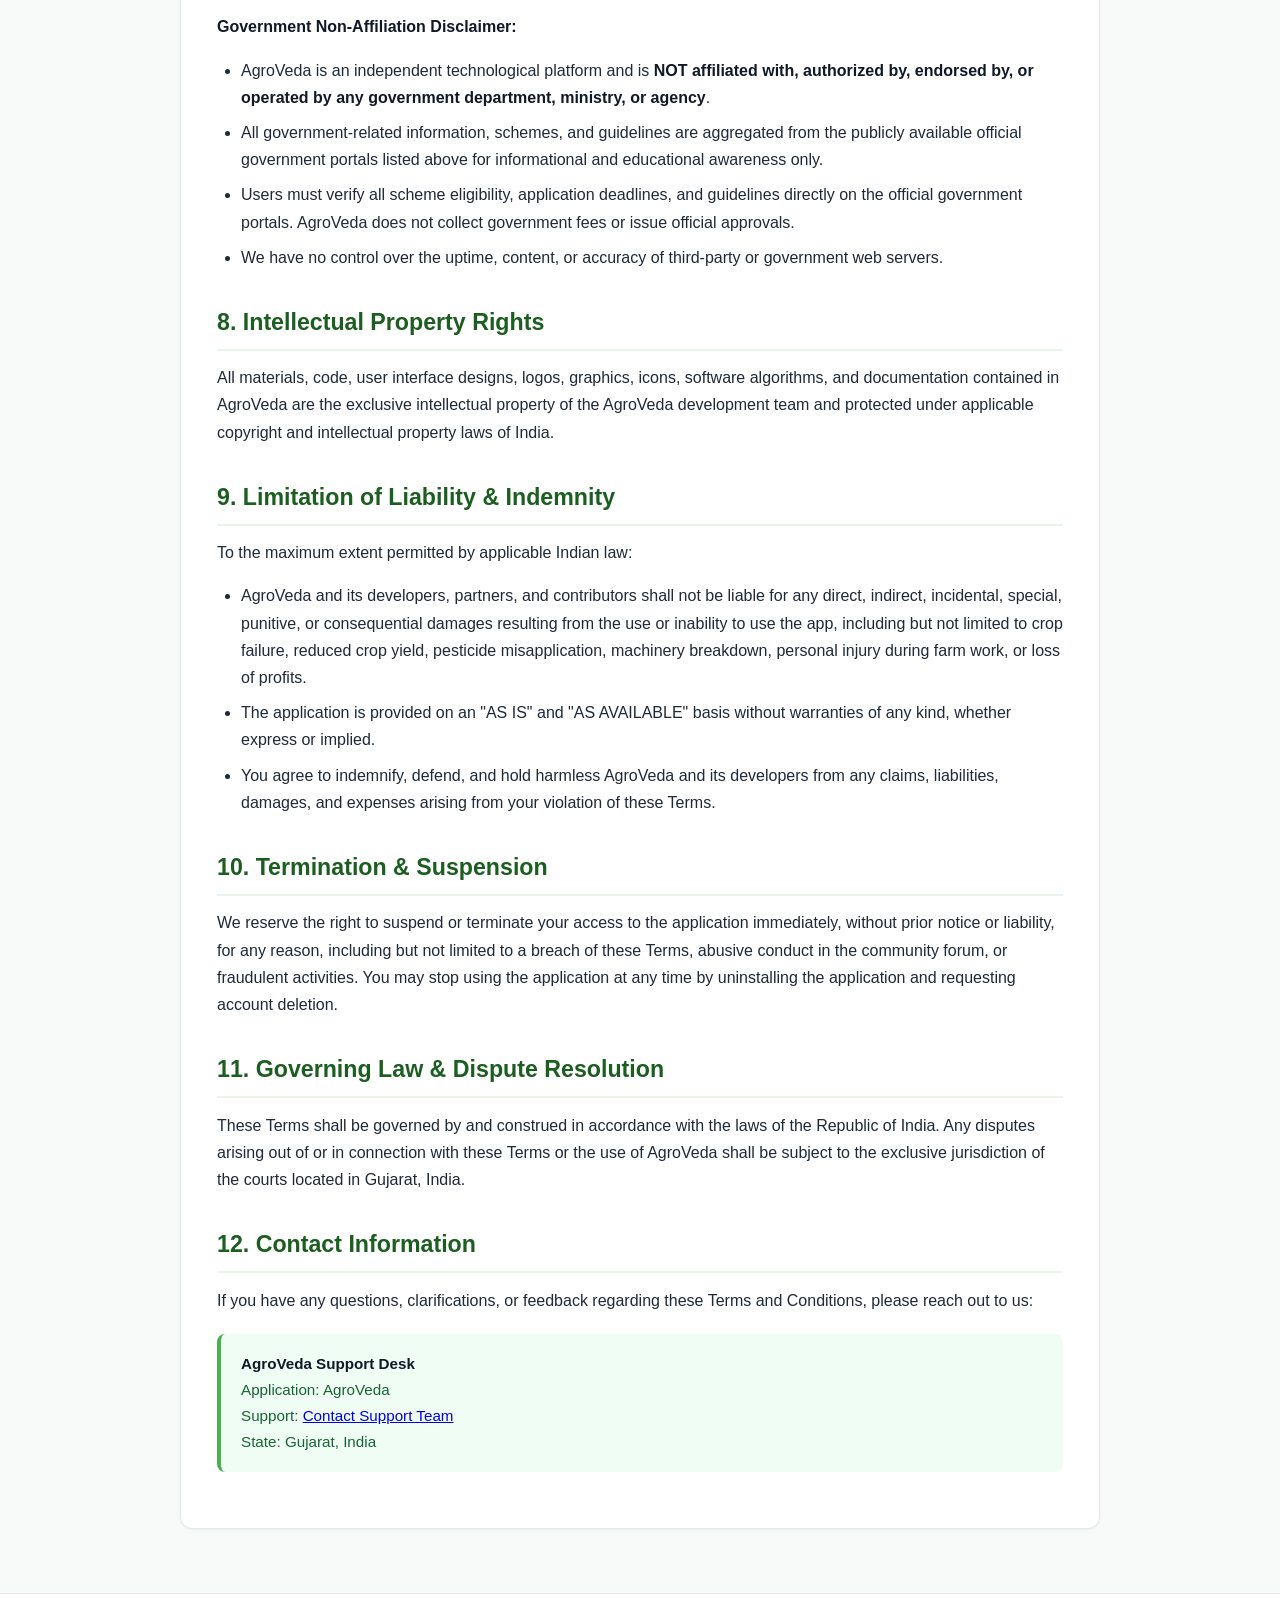
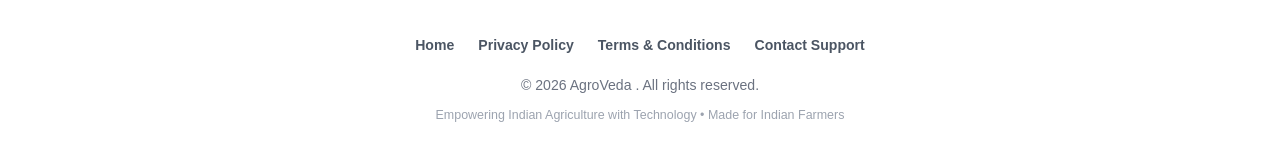
<file: terms-and-conditions.html>
<!DOCTYPE html>
<html lang="en">
<head>
  <meta charset="UTF-8">
  <meta name="viewport" content="width=device-width, initial-scale=1.0">
  <title>Terms and Conditions - AgroVeda</title>
  <meta name="description" content="Terms and Conditions for AgroVeda (AgroVeda) - User agreements, agricultural advisory disclaimers, service rental guidelines, and legal terms.">
  <link rel="stylesheet" href="style.css">
  <link rel="icon" href="data:image/svg+xml,<svg xmlns=%22http://www.w3.org/2000/svg%22 viewBox=%220 0 100 100%22><text y=%22.9em%22 font-size=%2290%22>🌾</text></svg>">
</head>
<body>

  <!-- Site Header -->
  <header class="site-header">
    <div class="nav-container">
      <a href="index.html" class="brand">
        <span class="brand-icon">🌾</span>
        <div>
          <span>AgroVeda</span>
          <span class="brand-sub">Smart Farming Assistant</span>
        </div>
      </a>
      <nav class="nav-links">
        <a href="index.html" class="nav-link">Home</a>
        <a href="privacy-policy.html" class="nav-link">Privacy Policy</a>
        <a href="terms-and-conditions.html" class="nav-link active">Terms & Conditions</a>
      </nav>
    </div>
  </header>

  <!-- Content -->
  <main class="content-wrapper">

    <!-- Hero Card -->
    <section class="hero-card">
      <h1>Terms & Conditions</h1>
      <p class="hero-subtitle">AgroVeda &bull; Smart Farming Assistant for Indian Farmers</p>
      <div class="badge-row">
        <span class="badge">📅 Last Updated: November 1, 2026</span>
        <span class="badge">⚖️ Governing Law: India</span>
        <span class="badge">🌾 Farmer First</span>
      </div>
    </section>

    <!-- Table of Contents / Quick Jump -->
    <div class="quick-jump">
      <div class="quick-jump-title">Quick Navigation</div>
      <ul class="quick-jump-list">
        <li><a href="#acceptance">1. Acceptance of Terms</a></li>
        <li><a href="#eligibility">2. Eligibility & Accounts</a></li>
        <li><a href="#advisory-disclaimer">3. Agricultural Advisory Disclaimer</a></li>
        <li><a href="#market-rates">4. Mandi Prices Disclaimer</a></li>
        <li><a href="#services-marketplace">5. Machinery & Labour Services</a></li>
        <li><a href="#community">6. Community Guidelines</a></li>
        <li><a href="#external-links">7. Government Sources & Non-Affiliation Disclaimer</a></li>
        <li><a href="#ip">8. Intellectual Property</a></li>
        <li><a href="#liability">9. Limitation of Liability</a></li>
        <li><a href="#termination">10. Termination</a></li>
        <li><a href="#governing-law">11. Governing Law</a></li>
        <li><a href="#contact">12. Contact</a></li>
      </ul>
    </div>

    <!-- Terms Content -->
    <article class="policy-card">

      <h2 id="acceptance">1. Acceptance of Terms</h2>
      <p>
        These Terms and Conditions ("Terms") constitute a legally binding agreement between you ("User", "Farmer", or "you") and the creators and developers of <strong>AgroVeda</strong> (referred to as "we", "us", or "our"), governing your access to and use of the AgroVeda mobile application and related agricultural tools.
      </p>
      <p>
        By installing, downloading, registering with, or using AgroVeda, you acknowledge that you have read, understood, and agreed to be bound by these Terms and our accompanying <a href="privacy-policy.html">Privacy Policy</a>. If you do not agree to these Terms, please do not access or use the application.
      </p>

      <h2 id="eligibility">2. Eligibility & Account Security</h2>
      <ul>
        <li><strong>Eligibility:</strong> You must be at least 18 years of age or possess the legal capacity under applicable laws of India to enter into this agreement.</li>
        <li><strong>Account Authentication:</strong> Access to certain features requires mobile phone number verification via One-Time Password (OTP). You agree to provide a valid, active phone number registered in your name.</li>
        <li><strong>Security:</strong> You are responsible for safeguarding your device, SIM card, and OTPs. Any actions performed through your registered phone number are deemed to have been authorized by you.</li>
      </ul>

      <h2 id="advisory-disclaimer">3. Agricultural & AI Advisory Disclaimer</h2>
      <div class="callout callout-warning">
        <strong>IMPORTANT LEGAL NOTICE FOR FARMERS:</strong><br>
        All agricultural recommendations, AI crop disease diagnoses, fertilizer calculations, pesticide spray formulas, irrigation schedules, and weather forecasts provided in AgroVeda are intended <strong>solely for informational and advisory guidance</strong>.
      </div>
      <p>
        Agricultural production depends on a wide range of uncontrollable, localized, and natural variables, including soil chemistry, seed genetic quality, micro-climatic swings, groundwater salinity, pesticide application timing, and unexpected extreme weather events. Consequently:
      </p>
      <ul>
        <li><strong>No Guarantee of Yield or Elimination of Pests:</strong> AgroVeda does not warrant, represent, or guarantee that following app recommendations will result in specific crop yields, disease eradication, or financial profitability.</li>
        <li><strong>AI Model Limitations:</strong> Computer vision disease scans provide probabilistic assessments based on user-submitted photos. Poor lighting, camera blur, or visual pest mimicry can produce incorrect diagnoses.</li>
        <li><strong>Pesticide & Chemical Caution:</strong> Farmers must carefully read manufacturer label instructions on all chemical packaging, verify active ingredient dosages, adhere to pre-harvest intervals (PHI), and consult certified local agronomists, Krishi Vigyan Kendras (KVK), or government agricultural extension officers before applying any chemical pesticides or fertilizers.</li>
        <li><strong>Weather Variations:</strong> Weather forecasts are sourced from public satellite/radar models and may deviate from micro-local field conditions.</li>
      </ul>

      <h2 id="market-rates">4. Mandi Rates & APMC Price Information</h2>
      <p>
        APMC mandi commodity rates and market trends presented in AgroVeda are compiled from public market reports and government data feeds. While we endeavor to refresh price boards regularly:
      </p>
      <ul>
        <li>Physical auction prices at local APMC yards vary based on crop moisture content, grain quality, grading, variety, and intra-day bidding fluctuations.</li>
        <li>AgroVeda is not liable for price discrepancies between the app and local physical trading yards.</li>
      </ul>

      <h2 id="services-marketplace">5. Farm Machinery & Labour Services Marketplace</h2>
      <p>
        AgroVeda offers a community directory connecting farmers with local equipment operators (tractors, rotavators, sprayers, harvesters), agricultural labourers, and veterinary/soil experts:
      </p>
      <ul>
        <li><strong>Platform Role Only:</strong> AgroVeda acts exclusively as an informational facilitator. We are not a party to, nor do we supervise, inspect, guarantee, or insure any machinery rental transactions, labour contracts, service fees, or quality of work between users.</li>
        <li><strong>Bilateral Responsibility:</strong> Equipment operators and farmers are solely responsible for inspecting equipment, agreeing on fair hourly/acreage rates, adhering to safety protocols, and ensuring operator certifications.</li>
      </ul>

      <h2 id="community">6. Community Guidelines & Acceptable Use</h2>
      <p>When participating in the community forum, posting farming updates, asking questions, or sharing photos, you agree NOT to:</p>
      <ul>
        <li>Post false, misleading, defamatory, obscene, or fraudulent agricultural claims.</li>
        <li>Promote banned, counterfeit, or illicit chemical substances or unlicensed seeds.</li>
        <li>Harass, abuse, or use hate speech against fellow farmers or community members.</li>
        <li>Post commercial spam, chain letters, or unauthorized advertising.</li>
        <li>Upload content that infringes upon the intellectual property or privacy rights of any third party.</li>
      </ul>
      <p>
        We reserve the full right to remove any post, comment, or listing that violates these rules and suspend or permanently ban repeat offenders.
      </p>

      <h2 id="external-links">7. Third-Party Services & Government Information Sources</h2>
      <p>
        AgroVeda provides educational awareness and informational links to external official government portals for farmer convenience:
      </p>
      <ul>
        <li><strong>i-Khedut Portal (Gujarat Government):</strong> <a href="https://ikhedut.gujarat.gov.in" target="_blank" rel="noopener">https://ikhedut.gujarat.gov.in</a></li>
        <li><strong>PM-KISAN (Government of India):</strong> <a href="https://pmkisan.gov.in" target="_blank" rel="noopener">https://pmkisan.gov.in</a></li>
        <li><strong>PM Fasal Bima Yojana (PMFBY):</strong> <a href="https://pmfby.gov.in" target="_blank" rel="noopener">https://pmfby.gov.in</a></li>
        <li><strong>PM-KUSUM (Ministry of New and Renewable Energy):</strong> <a href="https://pmkusum.mnre.gov.in" target="_blank" rel="noopener">https://pmkusum.mnre.gov.in</a></li>
        <li><strong>Soil Health Card Portal (DAC&FW):</strong> <a href="https://soilhealth.dac.gov.in" target="_blank" rel="noopener">https://soilhealth.dac.gov.in</a></li>
        <li><strong>Pradhan Mantri Krishi Sinchayee Yojana (PMKSY):</strong> <a href="https://pmksy.gov.in" target="_blank" rel="noopener">https://pmksy.gov.in</a></li>
        <li><strong>myScheme National Government Schemes Portal:</strong> <a href="https://myscheme.gov.in" target="_blank" rel="noopener">https://myscheme.gov.in</a></li>
        <li><strong>AnyRoR Gujarat Land Records (Revenue Department):</strong> <a href="https://anyror.gujarat.gov.in/LandRecordRural.aspx" target="_blank" rel="noopener">https://anyror.gujarat.gov.in</a></li>
        <li><strong>iORA Gujarat Revenue Applications:</strong> <a href="https://iora.gujarat.gov.in/" target="_blank" rel="noopener">https://iora.gujarat.gov.in/</a></li>
      </ul>
      <p><strong>Government Non-Affiliation Disclaimer:</strong></p>
      <ul>
        <li>AgroVeda is an independent technological platform and is <strong>NOT affiliated with, authorized by, endorsed by, or operated by any government department, ministry, or agency</strong>.</li>
        <li>All government-related information, schemes, and guidelines are aggregated from the publicly available official government portals listed above for informational and educational awareness only.</li>
        <li>Users must verify all scheme eligibility, application deadlines, and guidelines directly on the official government portals. AgroVeda does not collect government fees or issue official approvals.</li>
        <li>We have no control over the uptime, content, or accuracy of third-party or government web servers.</li>
      </ul>

      <h2 id="ip">8. Intellectual Property Rights</h2>
      <p>
        All materials, code, user interface designs, logos, graphics, icons, software algorithms, and documentation contained in AgroVeda are the exclusive intellectual property of the AgroVeda development team and protected under applicable copyright and intellectual property laws of India.
      </p>

      <h2 id="liability">9. Limitation of Liability & Indemnity</h2>
      <p>
        To the maximum extent permitted by applicable Indian law:
      </p>
      <ul>
        <li>AgroVeda and its developers, partners, and contributors shall not be liable for any direct, indirect, incidental, special, punitive, or consequential damages resulting from the use or inability to use the app, including but not limited to crop failure, reduced crop yield, pesticide misapplication, machinery breakdown, personal injury during farm work, or loss of profits.</li>
        <li>The application is provided on an "AS IS" and "AS AVAILABLE" basis without warranties of any kind, whether express or implied.</li>
        <li>You agree to indemnify, defend, and hold harmless AgroVeda and its developers from any claims, liabilities, damages, and expenses arising from your violation of these Terms.</li>
      </ul>

      <h2 id="termination">10. Termination & Suspension</h2>
      <p>
        We reserve the right to suspend or terminate your access to the application immediately, without prior notice or liability, for any reason, including but not limited to a breach of these Terms, abusive conduct in the community forum, or fraudulent activities. You may stop using the application at any time by uninstalling the application and requesting account deletion.
      </p>

      <h2 id="governing-law">11. Governing Law & Dispute Resolution</h2>
      <p>
        These Terms shall be governed by and construed in accordance with the laws of the Republic of India. Any disputes arising out of or in connection with these Terms or the use of AgroVeda shall be subject to the exclusive jurisdiction of the courts located in Gujarat, India.
      </p>

      <h2 id="contact">12. Contact Information</h2>
      <p>
        If you have any questions, clarifications, or feedback regarding these Terms and Conditions, please reach out to us:
      </p>
      <div class="callout callout-info">
        <strong>AgroVeda Support Desk</strong><br>
        Application: AgroVeda<br>
        Support: <a href="mailto:lbyello35@gmail.com">Contact Support Team</a><br>
        State: Gujarat, India
      </div>

    </article>

  </main>

  <!-- Site Footer -->
  <footer class="site-footer">
    <div class="footer-nav">
      <a href="index.html">Home</a>
      <a href="privacy-policy.html">Privacy Policy</a>
      <a href="terms-and-conditions.html">Terms & Conditions</a>
      <a href="mailto:lbyello35@gmail.com">Contact Support</a>
    </div>
    <p>&copy; 2026 AgroVeda . All rights reserved.</p>
    <p style="font-size: 0.78rem; margin-top: 0.4rem; color: #9ca3af;">Empowering Indian Agriculture with Technology &bull; Made for Indian Farmers</p>
  </footer>

  <!-- Back to Top Button -->
  <button id="back-to-top" aria-label="Back to top" onclick="window.scrollTo({top: 0, behavior: 'smooth'});">↑</button>

  <script>
    const btn = document.getElementById('back-to-top');
    window.addEventListener('scroll', () => {
      if (window.scrollY > 300) {
        btn.style.display = 'flex';
      } else {
        btn.style.display = 'none';
      }
    });
  </script>

</body>
</html>
</file>
<file: style.css>
:root {
  --primary: #1b5e20;
  --primary-light: #2e7d32;
  --primary-lighter: #4caf50;
  --primary-bg: #e8f5e9;
  --accent: #f57f17;
  --text-main: #1f2937;
  --text-muted: #4b5563;
  --text-light: #6b7280;
  --bg-body: #f8faf9;
  --bg-card: #ffffff;
  --border: #e5e7eb;
  --border-light: #f3f4f6;
  --shadow-sm: 0 1px 2px 0 rgba(0, 0, 0, 0.05);
  --shadow-md: 0 4px 6px -1px rgba(0, 0, 0, 0.1), 0 2px 4px -1px rgba(0, 0, 0, 0.06);
  --shadow-lg: 0 10px 15px -3px rgba(0, 0, 0, 0.1), 0 4px 6px -2px rgba(0, 0, 0, 0.05);
  --radius: 12px;
  --radius-sm: 8px;
  --radius-full: 9999px;
  --max-w: 960px;
}

* {
  box-sizing: border-box;
  margin: 0;
  padding: 0;
}

body {
  font-family: -apple-system, BlinkMacSystemFont, "Segoe UI", Roboto, "Helvetica Neue", Arial, sans-serif;
  color: var(--text-main);
  background-color: var(--bg-body);
  line-height: 1.7;
  -webkit-font-smoothing: antialiased;
}

/* Header & Navigation */
header.site-header {
  background: #ffffff;
  border-bottom: 1px solid var(--border);
  position: sticky;
  top: 0;
  z-index: 100;
  box-shadow: var(--shadow-sm);
}

.nav-container {
  max-width: var(--max-w);
  margin: 0 auto;
  padding: 0.85rem 1.25rem;
  display: flex;
  justify-content: space-between;
  align-items: center;
  flex-wrap: wrap;
  gap: 0.75rem;
}

.brand {
  display: flex;
  align-items: center;
  gap: 0.6rem;
  text-decoration: none;
  color: var(--primary);
  font-weight: 800;
  font-size: 1.25rem;
}

.brand-icon {
  font-size: 1.6rem;
  line-height: 1;
}

.brand-sub {
  font-size: 0.75rem;
  color: var(--text-muted);
  font-weight: 500;
  display: block;
}

nav.nav-links {
  display: flex;
  align-items: center;
  gap: 0.5rem;
}

.nav-link {
  text-decoration: none;
  color: var(--text-muted);
  font-weight: 600;
  font-size: 0.9rem;
  padding: 0.45rem 0.85rem;
  border-radius: var(--radius-sm);
  transition: all 0.2s ease;
}

.nav-link:hover {
  color: var(--primary);
  background-color: var(--primary-bg);
}

.nav-link.active {
  color: var(--primary);
  background-color: var(--primary-bg);
  font-weight: 700;
}

/* Main Container */
main.content-wrapper {
  max-width: var(--max-w);
  margin: 2rem auto 4rem auto;
  padding: 0 1.25rem;
}

/* Hero Section */
.hero-card {
  background: linear-gradient(135deg, #1b5e20 0%, #2e7d32 100%);
  color: #ffffff;
  border-radius: var(--radius);
  padding: 2.25rem 2rem;
  margin-bottom: 2rem;
  box-shadow: var(--shadow-md);
}

.hero-card h1 {
  font-size: 2rem;
  font-weight: 800;
  margin-bottom: 0.5rem;
  letter-spacing: -0.02em;
}

.hero-subtitle {
  font-size: 1rem;
  opacity: 0.92;
  margin-bottom: 1.25rem;
}

.badge-row {
  display: flex;
  gap: 0.75rem;
  flex-wrap: wrap;
}

.badge {
  display: inline-flex;
  align-items: center;
  gap: 0.4rem;
  background: rgba(255, 255, 255, 0.18);
  backdrop-filter: blur(4px);
  padding: 0.35rem 0.85rem;
  border-radius: var(--radius-full);
  font-size: 0.8rem;
  font-weight: 600;
}

/* Content Card */
.policy-card {
  background: var(--bg-card);
  border: 1px solid var(--border);
  border-radius: var(--radius);
  padding: 2.25rem;
  box-shadow: var(--shadow-sm);
  margin-bottom: 2rem;
}

.policy-card h2 {
  font-size: 1.45rem;
  font-weight: 700;
  color: var(--primary);
  margin-top: 2rem;
  margin-bottom: 0.85rem;
  padding-bottom: 0.4rem;
  border-bottom: 2px solid var(--primary-bg);
  display: flex;
  align-items: center;
  gap: 0.5rem;
}

.policy-card h2:first-of-type {
  margin-top: 0;
}

.policy-card h3 {
  font-size: 1.15rem;
  font-weight: 700;
  color: var(--text-main);
  margin-top: 1.35rem;
  margin-bottom: 0.5rem;
}

.policy-card p {
  margin-bottom: 1rem;
  color: var(--text-main);
}

.policy-card ul, .policy-card ol {
  margin-bottom: 1.25rem;
  padding-left: 1.5rem;
}

.policy-card li {
  margin-bottom: 0.5rem;
  color: var(--text-main);
}

.policy-card strong {
  color: #111827;
}

/* Callout / Notice Boxes */
.callout {
  padding: 1.1rem 1.25rem;
  border-radius: var(--radius-sm);
  margin: 1.25rem 0;
  border-left: 4px solid;
  font-size: 0.95rem;
}

.callout-info {
  background-color: #f0fdf4;
  border-left-color: var(--primary-lighter);
  color: #166534;
}

.callout-warning {
  background-color: #fffbeb;
  border-left-color: #f59e0b;
  color: #92400e;
}

.callout-alert {
  background-color: #fef2f2;
  border-left-color: #ef4444;
  color: #991b1b;
}

/* Tables */
.table-responsive {
  overflow-x: auto;
  margin: 1.25rem 0;
  border-radius: var(--radius-sm);
  border: 1px solid var(--border);
}

table {
  width: 100%;
  border-collapse: collapse;
  text-align: left;
  font-size: 0.9rem;
}

th {
  background-color: #f9fafb;
  color: var(--text-main);
  font-weight: 700;
  padding: 0.85rem 1rem;
  border-bottom: 1px solid var(--border);
}

td {
  padding: 0.85rem 1rem;
  border-bottom: 1px solid var(--border);
  color: var(--text-muted);
}

tr:last-child td {
  border-bottom: none;
}

tr:hover td {
  background-color: #fcfdfc;
}

/* Action Grid (Home) */
.action-grid {
  display: grid;
  grid-template-columns: repeat(auto-fit, minmax(280px, 1fr));
  gap: 1.5rem;
  margin-bottom: 2.5rem;
}

.action-card {
  background: var(--bg-card);
  border: 1px solid var(--border);
  border-radius: var(--radius);
  padding: 1.75rem;
  box-shadow: var(--shadow-sm);
  text-decoration: none;
  color: inherit;
  display: flex;
  flex-direction: column;
  transition: transform 0.2s ease, box-shadow 0.2s ease, border-color 0.2s ease;
}

.action-card:hover {
  transform: translateY(-3px);
  box-shadow: var(--shadow-md);
  border-color: var(--primary-lighter);
}

.action-icon {
  font-size: 2.2rem;
  margin-bottom: 1rem;
}

.action-card h3 {
  font-size: 1.3rem;
  font-weight: 700;
  color: var(--primary);
  margin-bottom: 0.5rem;
}

.action-card p {
  font-size: 0.92rem;
  color: var(--text-muted);
  flex-grow: 1;
  margin-bottom: 1rem;
}

.action-link-text {
  font-size: 0.9rem;
  font-weight: 700;
  color: var(--primary-light);
  display: inline-flex;
  align-items: center;
  gap: 0.35rem;
}

/* Quick Jump Menu */
.quick-jump {
  background: #f9fafb;
  border: 1px solid var(--border);
  border-radius: var(--radius-sm);
  padding: 1rem 1.25rem;
  margin-bottom: 1.75rem;
}

.quick-jump-title {
  font-weight: 700;
  font-size: 0.85rem;
  text-transform: uppercase;
  letter-spacing: 0.05em;
  color: var(--text-light);
  margin-bottom: 0.5rem;
}

.quick-jump-list {
  display: flex;
  flex-wrap: wrap;
  gap: 0.5rem;
  list-style: none;
  padding: 0;
  margin: 0;
}

.quick-jump-list a {
  text-decoration: none;
  background: #ffffff;
  border: 1px solid var(--border);
  color: var(--primary);
  font-size: 0.82rem;
  font-weight: 600;
  padding: 0.35rem 0.75rem;
  border-radius: var(--radius-full);
  transition: all 0.15s ease;
}

.quick-jump-list a:hover {
  background: var(--primary);
  color: #ffffff;
  border-color: var(--primary);
}

/* Footer */
footer.site-footer {
  background: #ffffff;
  border-top: 1px solid var(--border);
  padding: 2.5rem 1.25rem;
  text-align: center;
  color: var(--text-light);
  font-size: 0.88rem;
}

.footer-nav {
  display: flex;
  justify-content: center;
  gap: 1.5rem;
  margin-bottom: 1rem;
  flex-wrap: wrap;
}

.footer-nav a {
  text-decoration: none;
  color: var(--text-muted);
  font-weight: 600;
}

.footer-nav a:hover {
  color: var(--primary);
}

/* Back to Top */
#back-to-top {
  position: fixed;
  bottom: 24px;
  right: 24px;
  background: var(--primary);
  color: #ffffff;
  width: 44px;
  height: 44px;
  border-radius: 50%;
  border: none;
  cursor: pointer;
  box-shadow: var(--shadow-lg);
  display: none;
  align-items: center;
  justify-content: center;
  font-size: 1.25rem;
  transition: opacity 0.2s ease, transform 0.2s ease;
  z-index: 99;
}

#back-to-top:hover {
  transform: scale(1.08);
  background: var(--primary-light);
}

/* Responsive */
@media (max-width: 640px) {
  .hero-card {
    padding: 1.5rem 1.25rem;
  }
  .hero-card h1 {
    font-size: 1.5rem;
  }
  .policy-card {
    padding: 1.25rem;
  }
  .policy-card h2 {
    font-size: 1.25rem;
  }
  .nav-container {
    padding: 0.75rem 1rem;
  }
}
</file>
